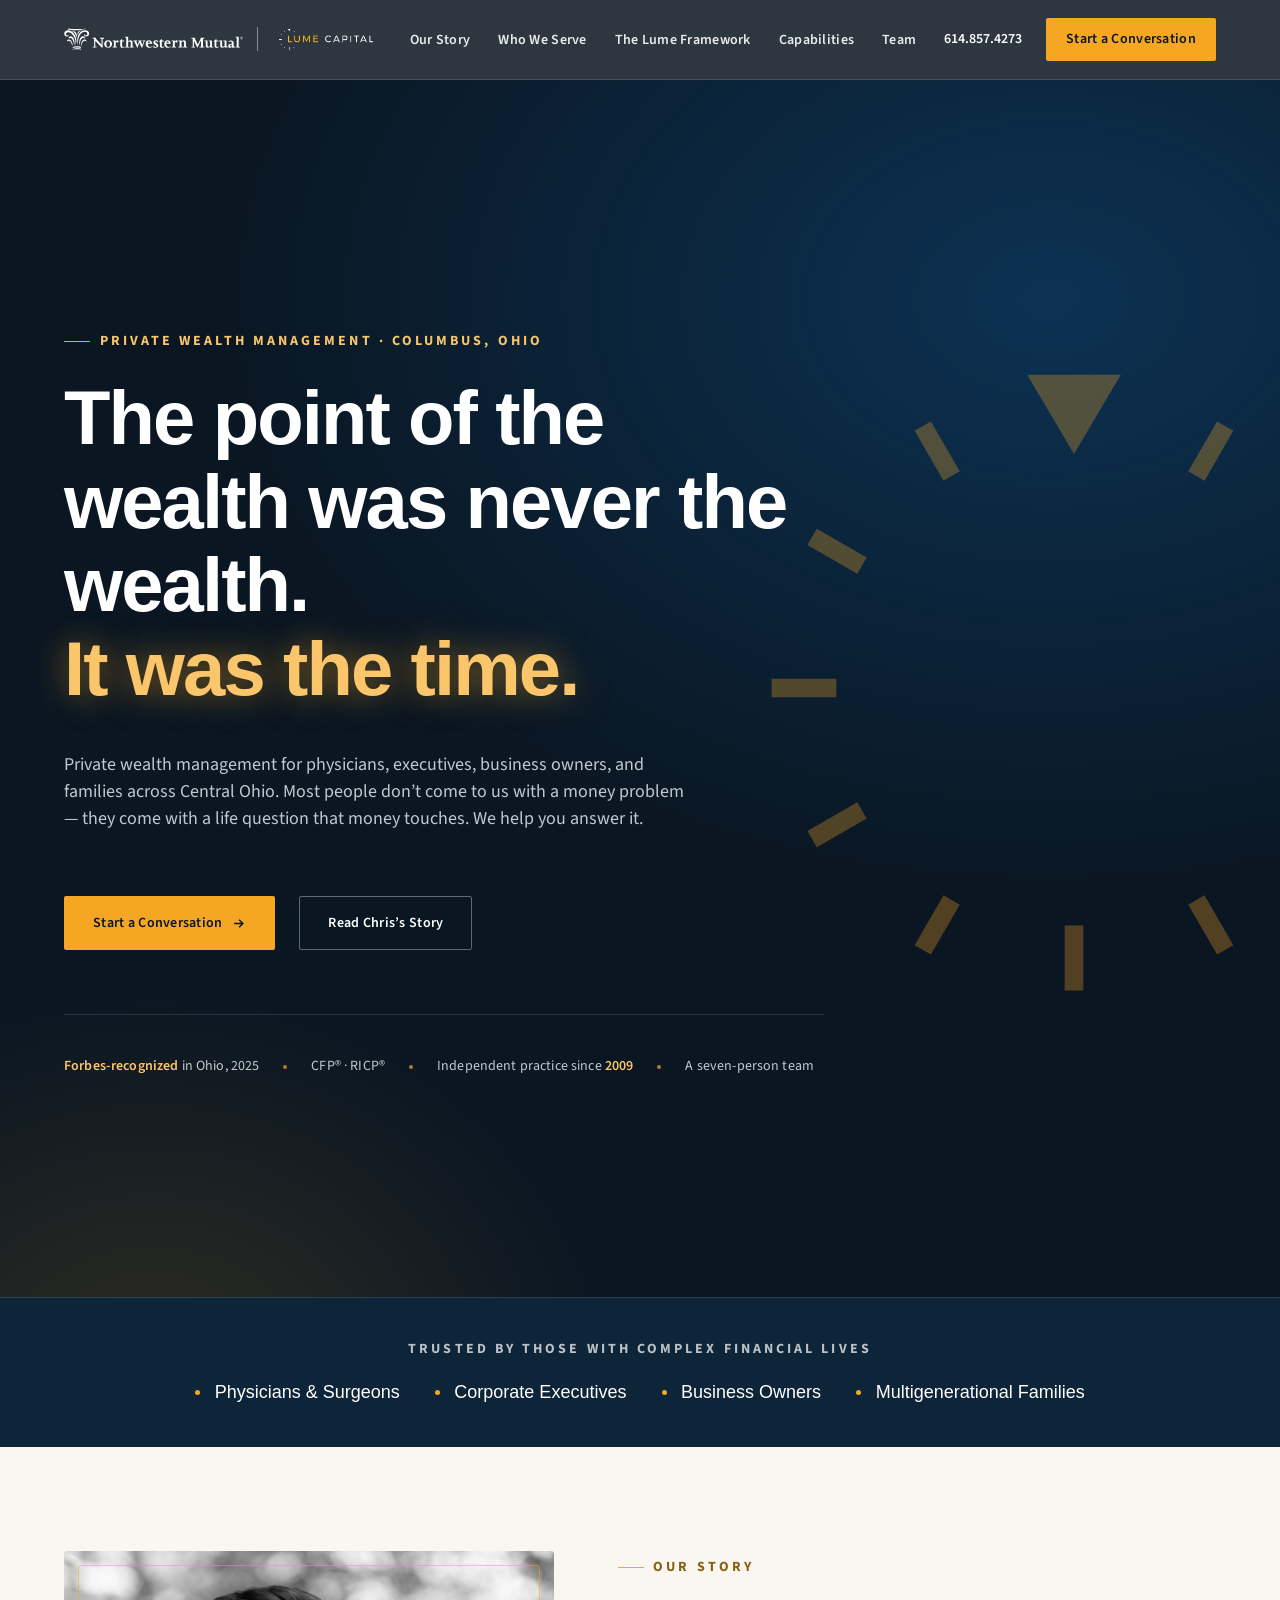
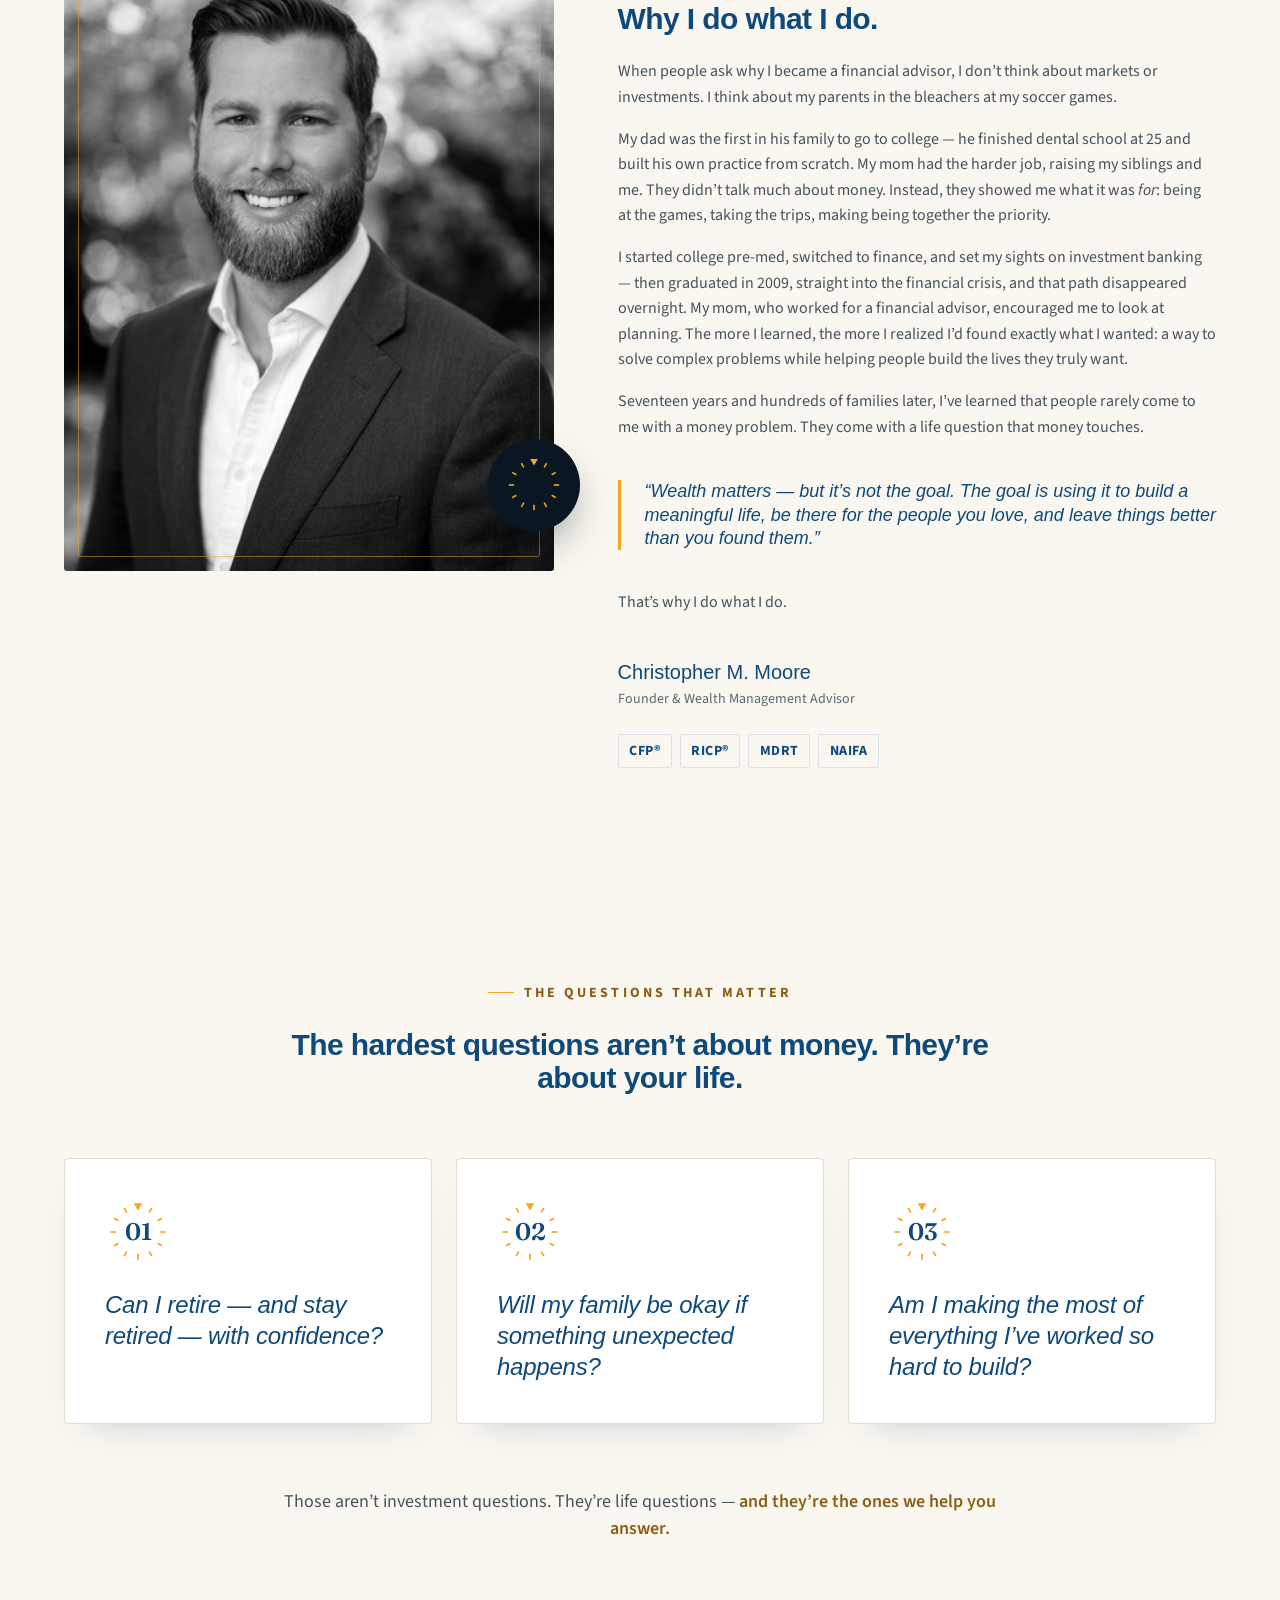
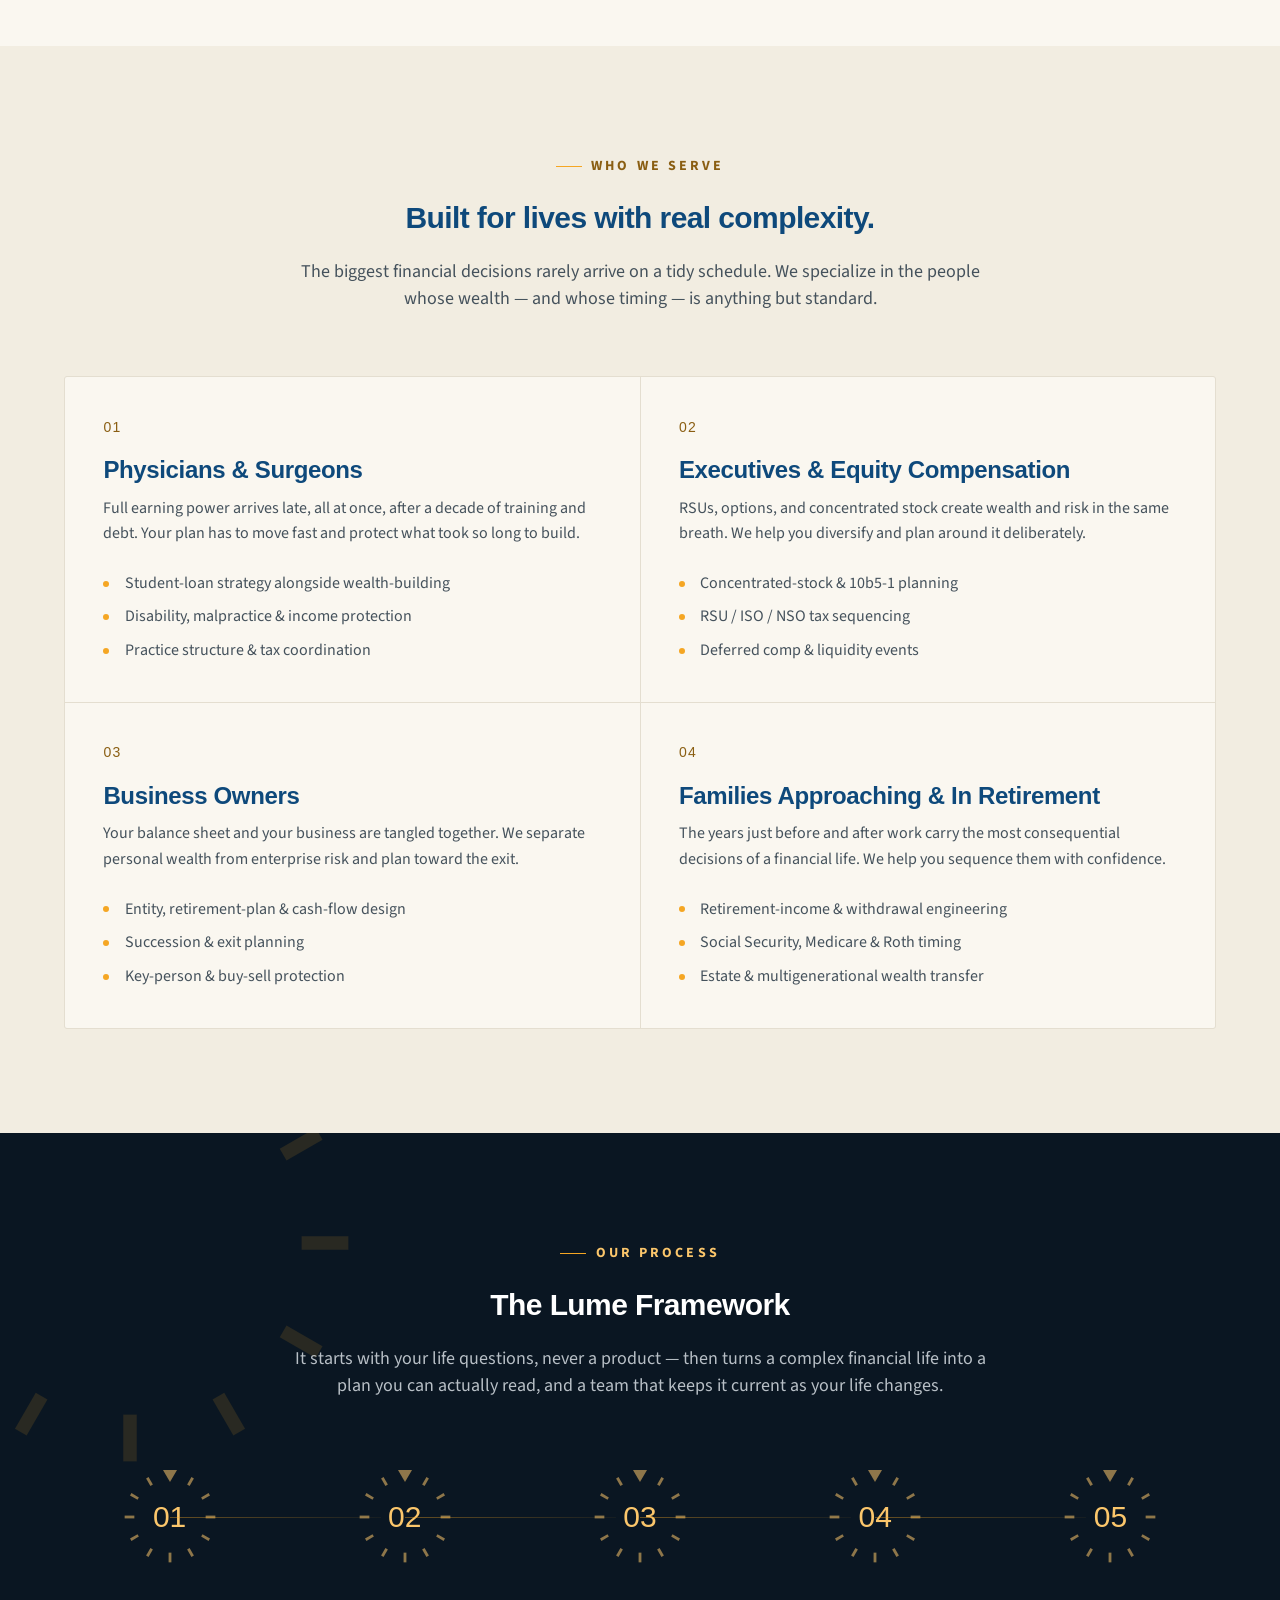
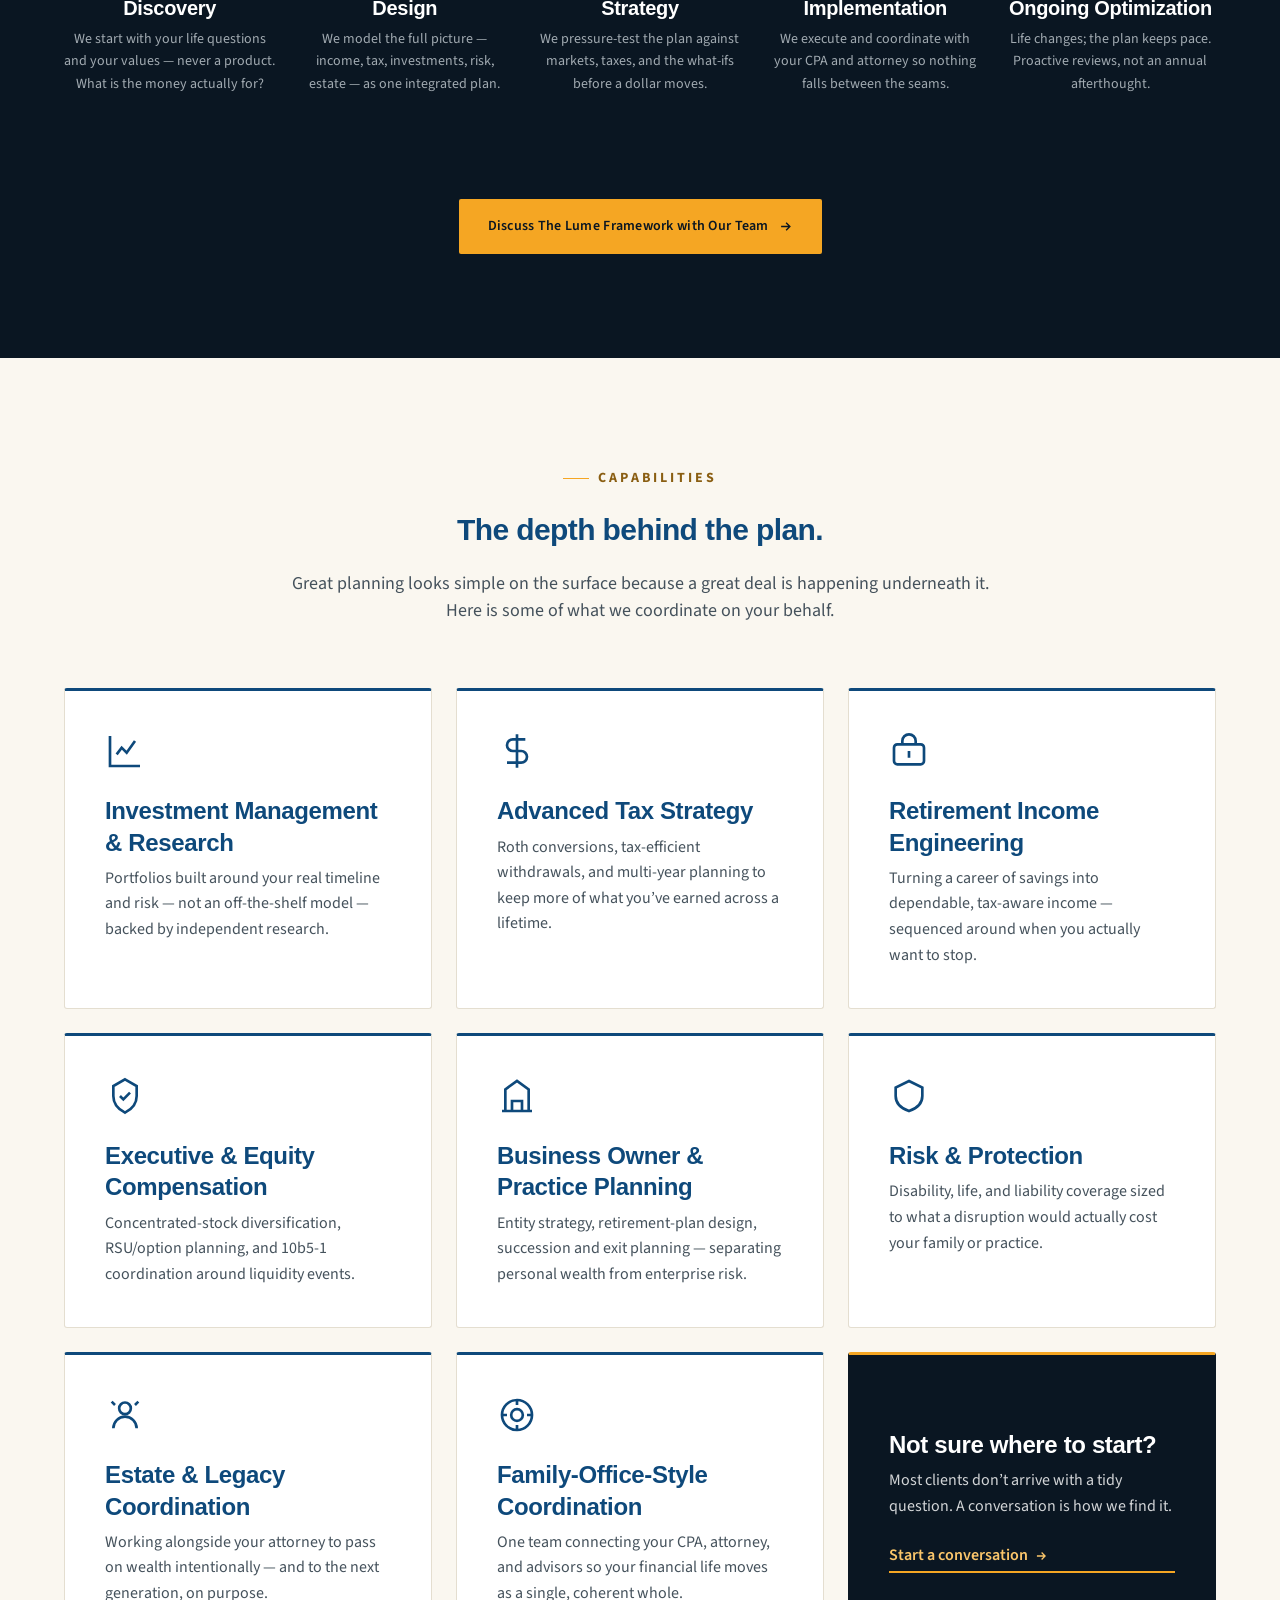
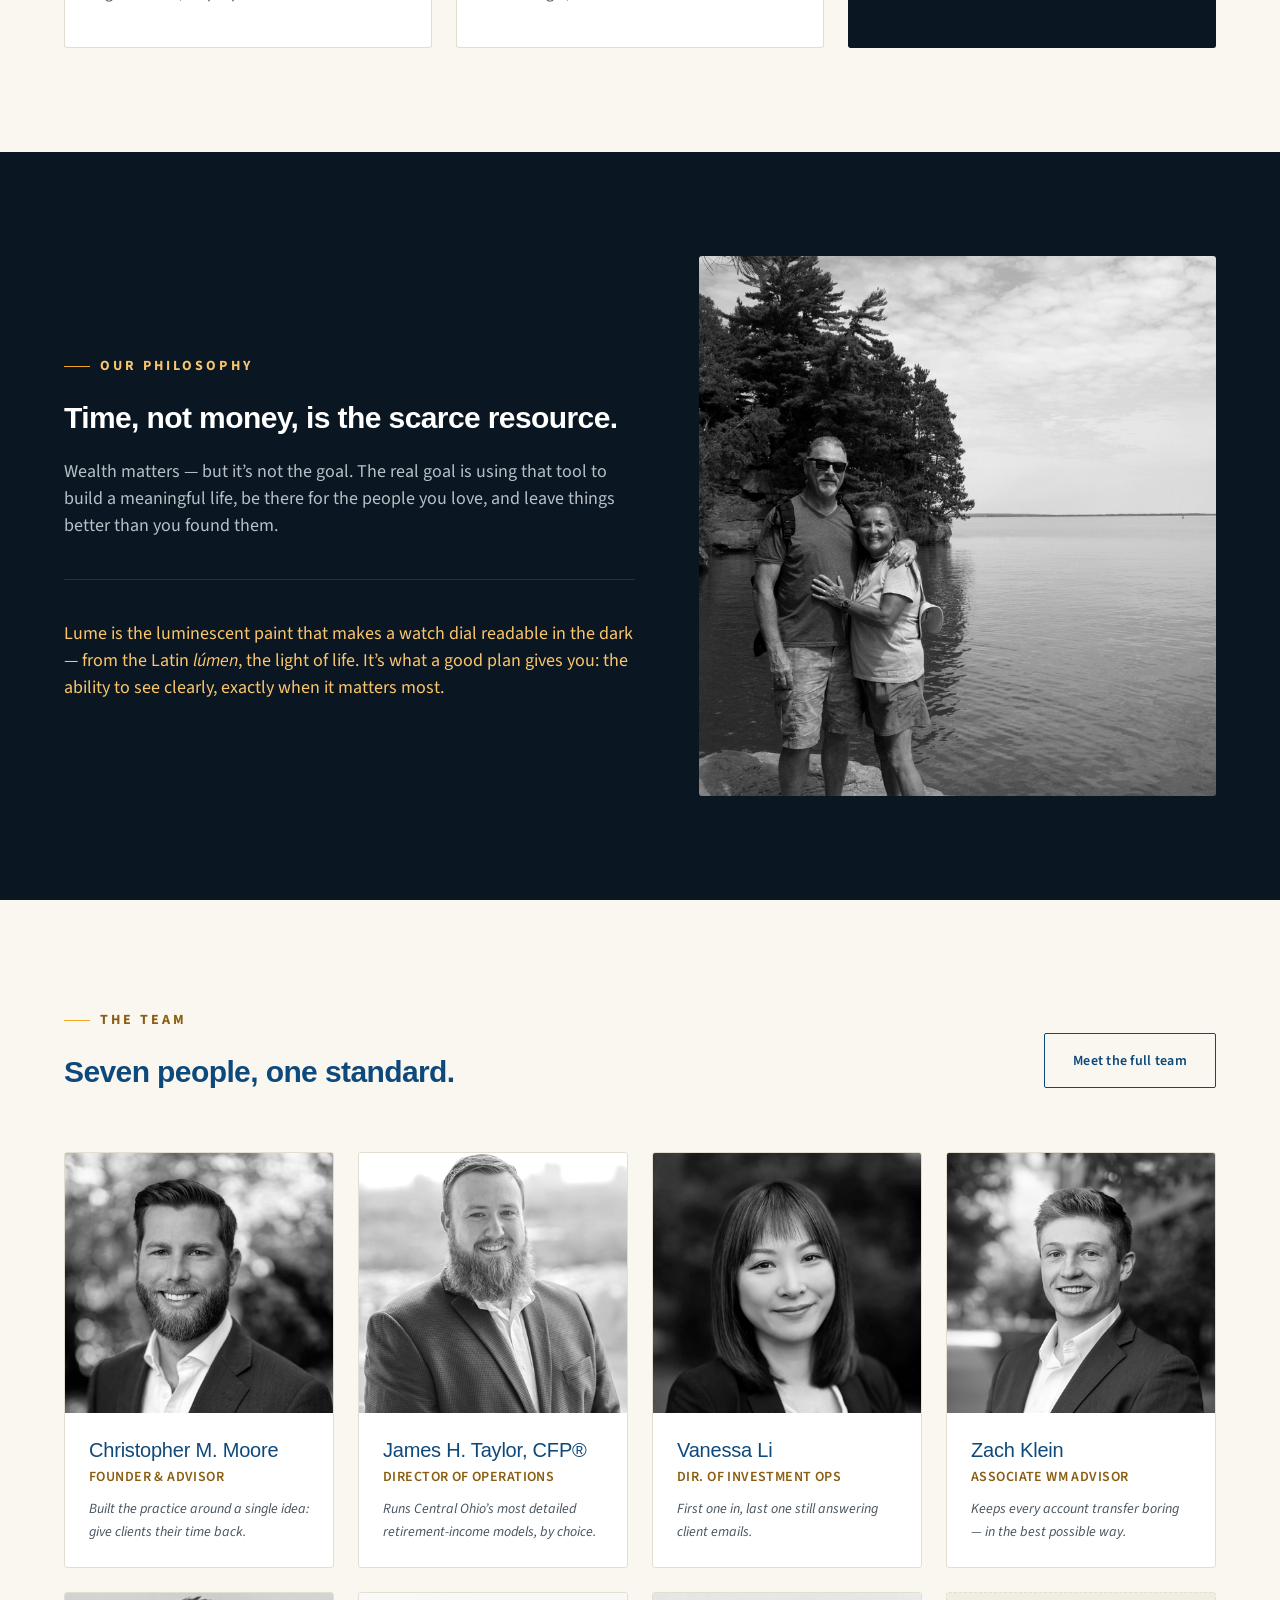
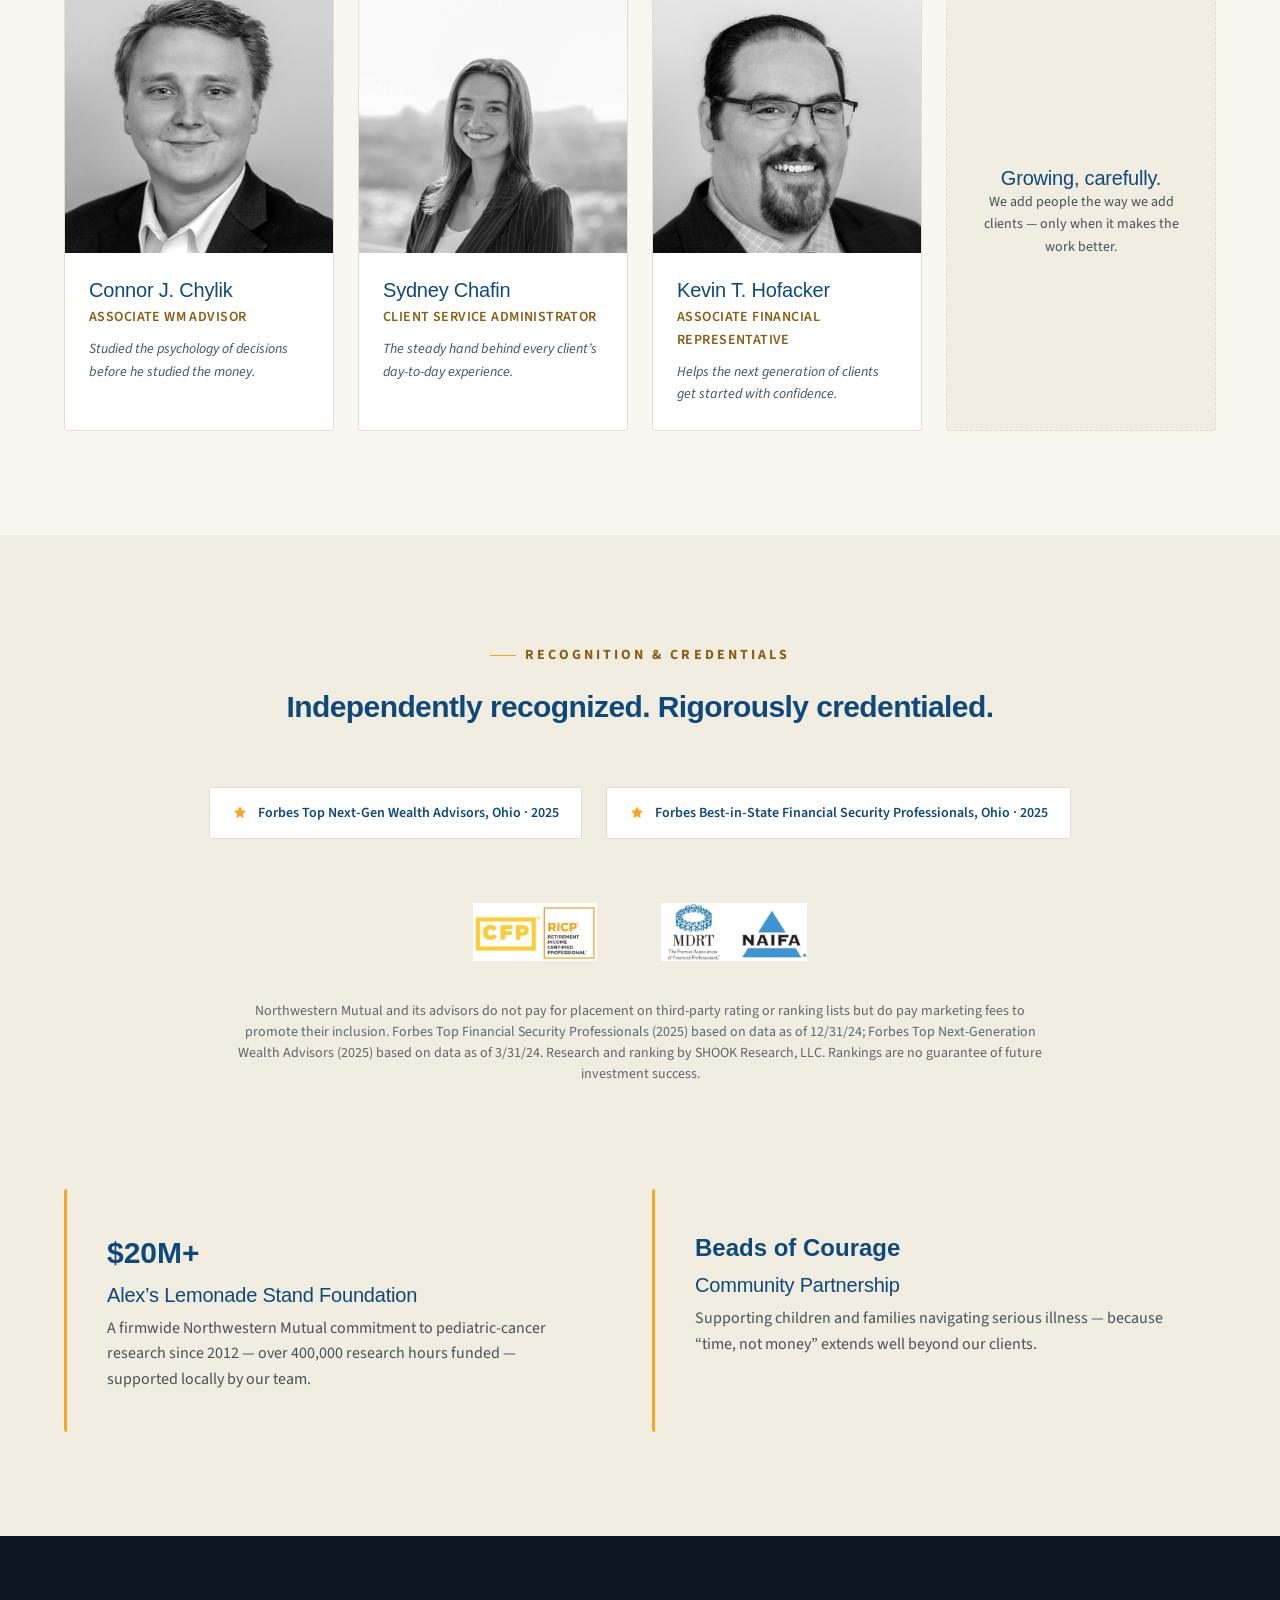
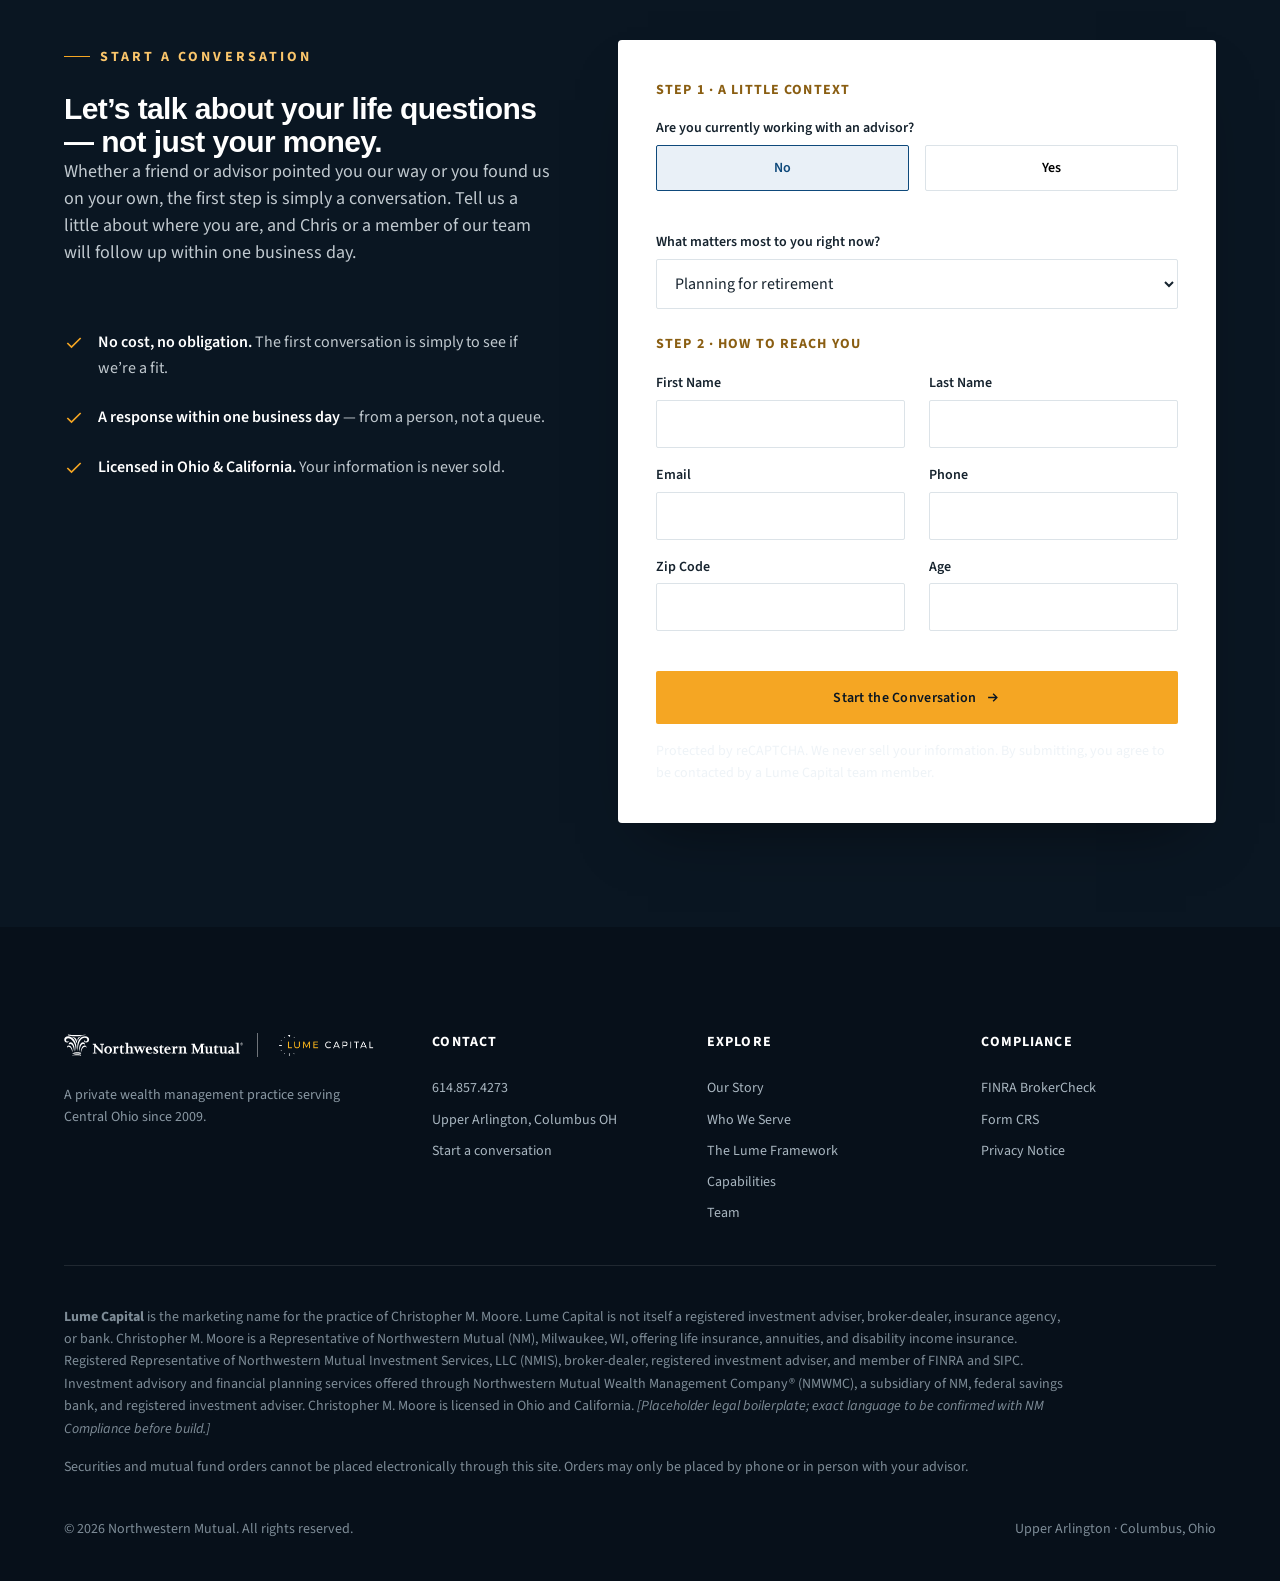
<file: index.html>
<!DOCTYPE html>
<html lang="en">
<head>
<meta charset="UTF-8">
<meta name="viewport" content="width=device-width, initial-scale=1.0">
<meta name="robots" content="noindex, nofollow">
<title>Lume Capital | Private Wealth Management &middot; Columbus, Ohio</title>
<meta name="description" content="Lume Capital is a private wealth management practice for physicians, executives, business owners, and families with complex financial lives. We manage the complexity so you can spend your time where it matters. Columbus, Ohio.">
<link rel="preconnect" href="https://fonts.googleapis.com">
<link rel="preconnect" href="https://fonts.gstatic.com" crossorigin>
<!-- PRIMARY typeface is Akzidenz-Grotesk (licensed: Berthold / Adobe Fonts). It heads the
     display stack below and must be supplied via a licensed webfont in production. In this
     local preview it falls back to Helvetica Neue / Arial (same grotesque lineage), so the
     layout previews faithfully. SECONDARY / body typeface is Source Sans 3 (Google Fonts).
     Fraunces (serif) is used only as a numeral accent inside the dial number badges. -->
<link href="https://fonts.googleapis.com/css2?family=Fraunces:opsz,wght@9..144,500;9..144,600&family=Source+Sans+3:wght@300;400;500;600;700&display=swap" rel="stylesheet">
<style>
  :root {
    /* === INK / NIGHT — the dark ground where the "lume" glows (reading a watch dial in the dark) === */
    --ink:        #0A1622;   /* near-black navy — hero + dark sections */
    --ink-2:      #0E2438;   /* raised panels on ink */
    --ink-line:   rgba(255,255,255,0.12);

    /* === NAVY — NM-derived anchor, headlines on light === */
    --navy:       #0E497B;
    --navy-deep:  #0A3860;
    --navy-tint:  #E9F0F7;

    /* === GOLD — the luminescent accent, sampled from the Lume mark === */
    --gold:       #F5A623;   /* warm dial-gold — accents, dials, button fills (not text on light) */
    --gold-soft:  #FBC66B;   /* gold text on the dark "ink" ground */
    --gold-deep:  #8A5E12;   /* WCAG-AA gold for small text on light (5.3:1 on --paper) */
    --glow:       rgba(245,166,35,0.55);

    /* === PAPER — warm bone instead of clinical white (more UHNW than pure #FFF) === */
    --paper:      #FAF7F0;
    --paper-2:    #F2EDE1;
    --surface:    #FFFFFF;

    /* === Neutrals / text === */
    --ink-text:   #16232E;   /* body on light */
    --slate:      #45525C;
    --slate-muted:#5C6870;   /* darkened for WCAG-AA (5.3:1 on --paper) */
    --line:       #E4DED0;   /* warm hairline */
    --line-cool:  #DCE3E8;

    /* === Type ===
       PRIMARY (display/headlines/brand): Akzidenz-Grotesk — licensed in production,
       falls back to Helvetica/Arial locally. SECONDARY (body): Source Sans 3. */
    --sans-display: 'Akzidenz-Grotesk', 'Akzidenz-Grotesk Pro', 'Akzidenz-Grotesk Next',
                    'Neue Haas Grotesk', 'Helvetica Neue', Helvetica, Arial, sans-serif;
    --sans:  'Source Sans 3', system-ui, sans-serif;
    --font-num: 'Fraunces', Georgia, 'Times New Roman', serif; /* numeral accent only */

    /* === Type scale (mobile-first; desktop sizes stepped up in the @media below) === */
    --text-hero:   clamp(2.5rem, 6vw, 4.75rem); /* hero display only: 40 → 76, fluid */
    --text-h1:     2rem;      /* 32 mobile / 40 desktop */
    --text-h2:     1.5rem;    /* 24 / 30 — also large display numerals */
    --text-h3:     1.25rem;   /* 20 / 24 — card & step titles, the questions */
    --text-h4:     1.125rem;  /* 18 / 20 — names, small subheads */
    --text-accent: 1.125rem;  /* 18 — leads, block quotes, accents */
    --text-body:   1rem;      /* 16 — body copy, inputs */
    --text-small:  0.875rem;  /* 14 — labels, captions, meta (smallest) */

    /* === Line-heights === */
    --leading-tight:   1.1;   /* h1 / h2 / display numerals */
    --leading-snug:    1.3;   /* h3 / h4 / block quotes */
    --leading-normal:  1.5;   /* leads / accents */
    --leading-relaxed: 1.6;   /* body / long-form */

    --tracking-wider: 0.22em;
    --tracking-wide:  0.08em;

    --space-xs: 0.5rem;
    --space-sm: 1rem;
    --space-md: 1.5rem;
    --space-lg: 2.5rem;
    --space-xl: 4rem;
    --space-2xl: 6.5rem;

    --maxw: 1200px;
  }

  /* Desktop type step-up — headings only; body / accent / small hold constant across devices */
  @media (min-width: 768px) {
    :root {
      --text-h1: 2.5rem;   /* 40 */
      --text-h2: 1.875rem; /* 30 */
      --text-h3: 1.5rem;   /* 24 */
      --text-h4: 1.25rem;  /* 20 */
    }
  }

  * { margin: 0; padding: 0; box-sizing: border-box; }

  html { scroll-behavior: smooth; }

  body {
    font-family: var(--sans);
    font-size: var(--text-body);
    color: var(--ink-text);
    background: var(--paper);
    line-height: var(--leading-relaxed);
    -webkit-font-smoothing: antialiased;
    text-rendering: optimizeLegibility;
  }

  img { max-width: 100%; display: block; }
  a { color: inherit; text-decoration: none; }

  .container { max-width: var(--maxw); margin: 0 auto; padding: 0 var(--space-md); }
  .narrow { max-width: 760px; }

  /* === Type scale === */
  h1, h2, h3, h4 { font-family: var(--sans-display); color: var(--navy); font-weight: 700; line-height: var(--leading-tight); }

  h1 { font-size: var(--text-h1); letter-spacing: -0.025em; }
  h2 { font-size: var(--text-h2); letter-spacing: -0.02em; }
  h3 { font-size: var(--text-h3); line-height: var(--leading-snug); letter-spacing: -0.015em; font-weight: 600; }
  h4 { font-size: var(--text-h4); line-height: var(--leading-snug); letter-spacing: -0.01em; font-weight: 600; }

  p { font-size: var(--text-body); color: var(--slate); }

  .lead {
    font-size: var(--text-accent);
    line-height: var(--leading-normal);
    color: var(--slate);
    font-weight: 400;
  }

  .eyebrow {
    font-family: var(--sans);
    font-size: var(--text-small);
    font-weight: 700;
    letter-spacing: var(--tracking-wider);
    text-transform: uppercase;
    color: var(--gold-deep);
    display: inline-flex;
    align-items: center;
    gap: 0.6rem;
    margin-bottom: var(--space-md);
  }
  .eyebrow::before {
    content: "";
    width: 26px; height: 1px;
    background: var(--gold);
  }
  .eyebrow.on-ink { color: var(--gold-soft); }

  .kicker-serif { font-family: var(--sans-display); font-weight: 600; color: var(--gold-deep); }

  /* === Buttons === */
  .btn {
    display: inline-flex;
    align-items: center;
    gap: 0.55rem;
    font-family: var(--sans);
    font-weight: 600;
    font-size: var(--text-small);
    letter-spacing: 0.02em;
    padding: 0.95rem 1.75rem;
    border-radius: 2px;
    border: 1px solid transparent;
    cursor: pointer;
    transition: transform .18s ease, background .18s ease, color .18s ease, box-shadow .18s ease;
  }
  .btn svg { width: 15px; height: 15px; transition: transform .18s ease; }
  .btn:hover svg { transform: translateX(3px); }

  .btn-gold { background: var(--gold); color: var(--ink); box-shadow: 0 0 0 rgba(245,166,35,0); }
  .btn-gold:hover { background: var(--gold-soft); transform: translateY(-2px); box-shadow: 0 12px 30px -8px var(--glow); }

  .btn-navy { background: var(--navy); color: #fff; }
  .btn-navy:hover { background: var(--navy-deep); transform: translateY(-2px); }

  .btn-outline { background: transparent; border-color: rgba(255,255,255,0.35); color: #fff; }
  .btn-outline:hover { border-color: var(--gold); color: var(--gold-soft); }

  .btn-outline-navy { background: transparent; border-color: var(--navy); color: var(--navy); }
  .btn-outline-navy:hover { background: var(--navy); color: #fff; }

  .textlink {
    font-weight: 600;
    color: var(--navy);
    display: inline-flex;
    align-items: center;
    gap: 0.4rem;
    border-bottom: 2px solid var(--gold);
    padding-bottom: 2px;
  }
  .textlink svg { width: 14px; height: 14px; transition: transform .18s ease; }
  .textlink:hover svg { transform: translateX(3px); }

  /* === Watch-dial motif ===
     Rebuilt to follow the Lume logo exactly: 12 bold hour ticks (cardinals slightly
     longer) with a filled triangle at the 12 marker. Defined once as <symbol id="lumeDial">
     at the top of <body> and referenced via <use>. Stroke weight is proportional to size,
     so it reads like the logo at any scale. Colored/opacity-tuned per instance via `color`. */
  .dial { display: block; }

  /* === Sections === */
  section { padding: var(--space-2xl) 0; }
  .section-head { max-width: 720px; margin-bottom: var(--space-xl); }
  .section-head.center { margin-inline: auto; text-align: center; }
  .section-head.center .eyebrow { justify-content: center; }
  .section-head .lead { margin-top: var(--space-md); }

  .ink-section { background: var(--ink); color: #EAF0F5; position: relative; overflow: hidden; }
  .ink-section h1, .ink-section h2, .ink-section h3 { color: #fff; }
  .ink-section p, .ink-section .lead { color: rgba(233,240,245,0.78); }

  /* ============================================================= NAV */
  header.site-nav {
    position: sticky; top: 0; z-index: 100;
    background: rgba(10,22,34,0.85);
    backdrop-filter: saturate(140%) blur(10px);
    border-bottom: 1px solid var(--ink-line);
  }
  nav {
    display: flex; align-items: center; justify-content: space-between;
    padding: 1.1rem var(--space-md);
    max-width: var(--maxw); margin: 0 auto;
  }
  /* LUME IS THE HERO. NM is a small, subordinate line beneath — not a co-equal lockup. */
  /* Co-brand lockup: Northwestern Mutual first, vertical divider, then Lume Capital —
     matched heights so neither mark dominates. Same order/scale on mobile and desktop. */
  .brand { display: flex; flex-direction: row; align-items: center; gap: 0.9rem; flex: none; }
  .brand .brand-nwm  { height: 22px; width: auto; max-width: none; }
  .brand .brand-lume { height: 28.6px; width: auto; max-width: none; } /* NWM baseline +30% */
  .brand .brand-divider { flex: none; width: 1px; height: 24px; background: rgba(255,255,255,0.42); }
  nav ul.nav-links { display: flex; gap: 1.75rem; list-style: none; flex: none; }
  nav ul.nav-links a {
    font-size: var(--text-small); font-weight: 600; color: rgba(255,255,255,0.9);
    letter-spacing: 0.02em; position: relative; padding: 0.25rem 0;
  }
  nav ul.nav-links a::after {
    content: ""; position: absolute; left: 0; bottom: -2px; width: 0; height: 1.5px;
    background: var(--gold); transition: width .2s ease;
  }
  nav ul.nav-links a:hover { color: #fff; }
  nav ul.nav-links a:hover::after { width: 100%; }
  .nav-cta { display: flex; align-items: center; gap: var(--space-md); flex: none; }
  .nav-phone { font-size: var(--text-small); font-weight: 600; color: #fff; white-space: nowrap; }
  .nav-cta .btn { padding: 0.6rem 1.2rem; font-size: var(--text-small); }
  .hamburger { display: none; background: none; border: none; cursor: pointer; }
  .hamburger svg { width: 26px; height: 26px; }

  .mobile-drawer { display: none; flex-direction: column; gap: var(--space-md); padding: var(--space-md); background: var(--ink); border-top: 1px solid var(--ink-line); }
  .mobile-drawer.open { display: flex; }
  .mobile-drawer ul { list-style: none; display: flex; flex-direction: column; gap: var(--space-sm); }
  .mobile-drawer a { font-size: var(--text-body); font-weight: 600; color: #fff; }
  .mobile-contact { display: flex; flex-direction: column; gap: var(--space-sm); padding-top: var(--space-sm); border-top: 1px solid var(--ink-line); }
  .mobile-contact .btn { text-align: center; justify-content: center; }

  @media (max-width: 940px) {
    nav ul.nav-links, .nav-cta { display: none; }
    .hamburger { display: block; }
  }
  /* Keep the two-logo lockup on one line next to the menu button on phones */
  @media (max-width: 560px) {
    .brand { gap: 0.6rem; }
    .brand .brand-nwm  { height: 18px; }
    .brand .brand-lume { height: 23.4px; } /* NWM baseline +30% */
    .brand .brand-divider { height: 24px; }
  }

  /* ============================================================= HERO (cinematic night) */
  .hero { position: relative; background: var(--ink); color: #fff; overflow: hidden; }
  /* Soft golden "lume" glow rising from lower-left, like light off a dial */
  .hero::before {
    content: ""; position: absolute; inset: 0;
    background:
      radial-gradient(120% 90% at 82% 18%, rgba(14,73,123,0.55) 0%, rgba(10,22,34,0) 55%),
      radial-gradient(60% 55% at 12% 108%, rgba(245,166,35,0.16) 0%, rgba(10,22,34,0) 60%);
    pointer-events: none;
  }
  /* Large faint watch dial bleeding off the right edge — the signature Lume motif */
  .hero-dial {
    position: absolute; top: 50%; right: -12%; transform: translateY(-50%);
    width: min(720px, 68vw); height: min(720px, 68vw);
    color: rgba(245,166,35,0.30);
    pointer-events: none; z-index: 0;
  }
  .hero-inner {
    position: relative; z-index: 1;
    max-width: var(--maxw); margin: 0 auto;
    padding: clamp(4.5rem, 11vw, 9rem) var(--space-md) clamp(4rem, 9vw, 8rem);
  }
  .hero-copy { max-width: 760px; }
  .hero h1 { font-size: var(--text-hero); color: #fff; }
  .hero h1 .glow { color: var(--gold-soft); text-shadow: 0 0 34px var(--glow); }
  .hero .lead { color: rgba(233,240,245,0.82); margin: var(--space-lg) 0 var(--space-xl); max-width: 620px; }
  .hero-cta-row { display: flex; align-items: center; gap: var(--space-md); flex-wrap: wrap; }
  .hero-trust {
    margin-top: var(--space-xl); padding-top: var(--space-lg);
    border-top: 1px solid var(--ink-line);
    display: flex; flex-wrap: wrap; align-items: center; gap: 0.7rem 1.5rem;
    font-size: var(--text-small); letter-spacing: 0.01em; color: rgba(233,240,245,0.82);
  }
  .hero-trust b { color: var(--gold-soft); font-weight: 600; }
  .hero-trust .dot { width: 4px; height: 4px; border-radius: 50%; background: var(--gold); opacity: .7; }

  /* ============================================================= PROOF / AUDIENCE STRIP */
  .proof { background: var(--ink-2); color: #fff; padding: var(--space-lg) 0; border-top: 1px solid var(--ink-line); }
  /* Label on its own centered line, then the four audiences on one aligned row below */
  .proof-inner { display: flex; flex-direction: column; align-items: center; gap: 1.1rem; text-align: center; }
  .proof-label { font-size: var(--text-small); letter-spacing: var(--tracking-wider); text-transform: uppercase; color: rgba(255,255,255,0.72); font-weight: 700; }
  .proof-items { display: flex; flex-wrap: wrap; justify-content: center; align-items: center; gap: 0.7rem 2.2rem; }
  .proof-item { font-family: var(--sans-display); font-size: var(--text-accent); color: #fff; font-weight: 500; display: inline-flex; align-items: center; gap: 0.9rem; }
  .proof-item::before { content: ""; width: 5px; height: 5px; border-radius: 50%; background: var(--gold); }

  /* ============================================================= STORY (Chris) */
  .story-grid { display: grid; grid-template-columns: 0.9fr 1.1fr; gap: clamp(2rem, 5vw, var(--space-2xl)); align-items: start; }
  .story-media { position: relative; }
  .story-media img { width: 100%; height: 620px; object-fit: cover; object-position: center 20%; border-radius: 3px; filter: grayscale(100%) contrast(1.03); }
  .story-media .story-frame {
    position: absolute; inset: 14px; border: 1px solid var(--gold); opacity: 0.5;
    border-radius: 3px; pointer-events: none;
  }
  .story-media .dial-badge {
    position: absolute; right: -26px; bottom: 40px; width: 92px; height: 92px;
    background: var(--ink); color: var(--gold); border-radius: 50%;
    display: grid; place-items: center; box-shadow: 0 18px 40px -12px rgba(10,22,34,0.5);
  }
  .story-media .dial-badge .dial { width: 60px; height: 60px; color: var(--gold); }
  .story blockquote {
    font-family: var(--sans-display); font-size: var(--text-accent); line-height: var(--leading-snug);
    font-style: italic; color: var(--navy); font-weight: 500; margin: var(--space-lg) 0;
    padding-left: var(--space-md); border-left: 3px solid var(--gold);
  }
  .story .sig { margin-top: var(--space-lg); }
  .story .sig .name { font-family: var(--sans-display); font-size: var(--text-h4); color: var(--navy); }
  .story .sig .role { font-size: var(--text-small); color: var(--slate-muted); }
  .story .credmarks { display: flex; gap: 0.5rem; flex-wrap: wrap; margin-top: var(--space-md); }
  .credmarks span {
    font-size: var(--text-small); font-weight: 700; letter-spacing: 0.04em; color: var(--navy);
    border: 1px solid var(--line-cool); padding: 0.3rem 0.65rem; border-radius: 2px;
  }

  /* ============================================================= WHO WE SERVE */
  .serve-grid { display: grid; grid-template-columns: repeat(2, 1fr); gap: 1px; background: var(--line); border: 1px solid var(--line); border-radius: 3px; overflow: hidden; }
  .serve-card { background: var(--paper); padding: clamp(1.75rem, 3vw, var(--space-lg)); transition: background .2s ease; }
  .serve-card:hover { background: var(--surface); }
  .serve-num { font-family: var(--sans-display); font-size: var(--text-small); color: var(--gold-deep); letter-spacing: 0.1em; }
  .serve-card h3 { margin: var(--space-sm) 0 0.65rem; }
  .serve-card p { font-size: var(--text-body); }
  .serve-card ul { list-style: none; margin-top: var(--space-md); display: flex; flex-direction: column; gap: 0.5rem; }
  .serve-card li { position: relative; padding-left: 1.35rem; font-size: var(--text-body); color: var(--slate); }
  .serve-card li::before { content: ""; position: absolute; left: 0; top: 0.62em; width: 6px; height: 6px; border-radius: 50%; background: var(--gold); }

  /* ============================================================= THE LUME BLUEPRINT (process) */
  .blueprint { position: relative; overflow: hidden; }
  .blueprint::before {
    content: ""; position: absolute; top: -20%; left: -8%; width: 480px; height: 480px;
    color: rgba(245,166,35,0.10); pointer-events: none;
  }
  .steps { display: grid; grid-template-columns: repeat(5, 1fr); gap: var(--space-md); margin-top: var(--space-xl); }
  .step { text-align: center; position: relative; }
  .step-ring { width: 108px; height: 108px; margin: 0 auto var(--space-md); position: relative; display: grid; place-items: center; }
  .step-ring .dial { width: 108px; height: 108px; color: rgba(251,198,107,0.55); position: absolute; inset: 0; }
  .step-ring .step-num { font-family: var(--sans-display); font-size: var(--text-h2); color: var(--gold-soft); font-weight: 500; }
  .step h3 { color: #fff; font-size: var(--text-h4); margin-bottom: 0.4rem; }
  .step p { font-size: var(--text-small); color: rgba(233,240,245,0.68); }
  /* connecting hairline between steps */
  .step:not(:last-child)::after {
    content: ""; position: absolute; top: 54px; right: -50%; width: 100%; height: 1px;
    background: linear-gradient(90deg, rgba(245,166,35,0.4), rgba(245,166,35,0.05)); z-index: 0;
  }
  .blueprint-cta { text-align: center; margin-top: var(--space-2xl); }

  /* ============================================================= CAPABILITIES (sophistication) */
  .cap-grid { display: grid; grid-template-columns: repeat(3, 1fr); gap: var(--space-md); }
  .cap-card {
    background: var(--surface); border: 1px solid var(--line);
    border-top: 3px solid var(--navy); border-radius: 3px;
    padding: var(--space-lg); transition: transform .18s ease, box-shadow .18s ease, border-color .18s ease;
  }
  .cap-card:hover { transform: translateY(-4px); box-shadow: 0 20px 40px -22px rgba(14,73,123,0.35); border-top-color: var(--gold); }
  .cap-card .cap-ico { width: 40px; height: 40px; color: var(--navy); margin-bottom: var(--space-md); }
  .cap-card .cap-ico svg { width: 100%; height: 100%; }
  .cap-card h3 { font-size: var(--text-h3); margin-bottom: 0.5rem; }
  .cap-card p { font-size: var(--text-body); }

  /* ============================================================= LIFE QUESTIONS BAND
     Contained "statement cards" — deliberately distinct from the Who We Serve grid:
     free-standing white cards with a solid navy number badge, the question as the
     dominant element, and a faint corner watch-dial for brand texture. */
  .q-grid { display: grid; grid-template-columns: repeat(3, 1fr); gap: var(--space-md); align-items: stretch; }
  .q-card {
    position: relative; overflow: hidden;
    background: var(--surface); border: 1px solid var(--line); border-radius: 4px;
    padding: var(--space-lg);
    box-shadow: 0 16px 36px -26px rgba(14,73,123,0.40);
    display: flex; flex-direction: column; gap: var(--space-md);
    transition: transform .18s ease, box-shadow .18s ease, border-color .18s ease;
  }
  .q-card:hover { transform: translateY(-4px); box-shadow: 0 26px 48px -24px rgba(14,73,123,0.45); border-color: var(--gold); }
  /* Number badge: the Lume dial forms the border, with a serif numeral accent inside. */
  .q-num { position: relative; flex: none; width: 66px; height: 66px; display: grid; place-items: center; }
  .q-num .dial { position: absolute; inset: 0; width: 66px; height: 66px; color: var(--gold); }
  .q-numtext {
    position: relative; z-index: 1;
    font-family: var(--font-num); font-size: var(--text-h3); font-weight: 600; line-height: 1;
    color: var(--navy); font-variant-numeric: lining-nums;
  }
  .q-text {
    position: relative; z-index: 1;
    font-family: var(--sans-display); font-size: var(--text-h3); font-style: italic;
    line-height: var(--leading-snug); color: var(--navy); font-weight: 500; letter-spacing: -0.01em;
  }
  .q-close { max-width: 760px; margin: var(--space-xl) auto 0; text-align: center; font-size: var(--text-accent); line-height: var(--leading-normal); color: var(--slate); }
  .q-close b { color: var(--gold-deep); font-weight: 600; }

  /* ============================================================= PHILOSOPHY (time not money) */
  .philo-grid { display: grid; grid-template-columns: 1.05fr 0.95fr; gap: clamp(2rem,5vw,var(--space-2xl)); align-items: center; }
  .philo-media { position: relative; }
  .philo-media img { width: 100%; height: 540px; object-fit: cover; border-radius: 3px; filter: grayscale(100%) contrast(1.03); }
  /* Philosophy uses only two type styles: the h2 headline and the .lead body.
     The thesis line is the same .lead style, accented in gold with a divider rule. */
  .philo .lead { margin-top: var(--space-md); }
  .ink-section .philo-thesis {
    color: var(--gold-soft); margin-top: var(--space-lg); padding-top: var(--space-lg);
    border-top: 1px solid var(--ink-line);
  }

  /* ============================================================= TEAM */
  .team-lead { display: grid; grid-template-columns: 1fr auto; gap: var(--space-lg); align-items: end; margin-bottom: var(--space-xl); }
  .team-grid { display: grid; grid-template-columns: repeat(4, 1fr); gap: var(--space-md); }
  .team-card { background: var(--surface); border: 1px solid var(--line); border-radius: 3px; overflow: hidden; transition: box-shadow .18s ease, transform .18s ease; }
  .team-card:hover { transform: translateY(-3px); box-shadow: 0 18px 36px -22px rgba(14,73,123,0.3); }
  /* Consistent editorial black-and-white team wall (per brand direction) */
  .team-card img { width: 100%; height: 260px; object-fit: cover; object-position: center top; filter: grayscale(100%) contrast(1.03); transition: filter .3s ease; }
  .team-card:hover img { filter: grayscale(100%) contrast(1.03) brightness(1.05); }
  .team-info { padding: var(--space-md); }
  .team-info h4 { font-family: var(--sans-display); font-size: var(--text-h4); color: var(--navy); font-weight: 500; }
  .team-role { font-size: var(--text-small); color: var(--gold-deep); font-weight: 600; letter-spacing: 0.03em; text-transform: uppercase; margin: 0.2rem 0 0.6rem; }
  .team-note { font-size: var(--text-small); color: var(--slate); font-style: italic; }
  .team-cta { text-align: center; margin-top: var(--space-xl); }

  /* ============================================================= RECOGNITION / COMMUNITY */
  .rec-strip { display: flex; gap: var(--space-md); flex-wrap: wrap; justify-content: center; margin-top: var(--space-lg); }
  .rec-pill {
    background: var(--surface); border: 1px solid var(--line); border-radius: 2px;
    padding: 0.85rem 1.4rem; font-size: var(--text-small); font-weight: 600; color: var(--navy);
    display: inline-flex; align-items: center; gap: 0.6rem;
  }
  .rec-pill svg { width: 16px; height: 16px; color: var(--gold); }
  .badge-row { display: flex; align-items: center; justify-content: center; gap: var(--space-xl); flex-wrap: wrap; padding: var(--space-xl) 0 var(--space-sm); }
  .badge-row img { height: 58px; width: auto; object-fit: contain; }
  .disclosure { font-size: var(--text-small); color: var(--slate-muted); max-width: 820px; margin: var(--space-md) auto 0; text-align: center; line-height: var(--leading-normal); }

  .community-grid { display: grid; grid-template-columns: 1fr 1fr; gap: var(--space-md); margin-top: var(--space-2xl); }
  .community-card { background: var(--paper-2); border-radius: 3px; padding: var(--space-lg); border-left: 3px solid var(--gold); }
  .community-card .c-stat { font-family: var(--sans-display); font-size: var(--text-h2); color: var(--navy); font-weight: 600; }
  .community-card h4 { font-family: var(--sans-display); color: var(--navy); font-size: var(--text-h4); font-weight: 500; margin: 0.3rem 0 0.5rem; }
  .community-card p { font-size: var(--text-body); }

  /* ============================================================= CONTACT */
  .contact-grid { display: grid; grid-template-columns: 0.9fr 1.1fr; gap: clamp(2rem,5vw,var(--space-2xl)); align-items: start; }
  .contact-copy .lead { color: rgba(233,240,245,0.82); }
  .contact-assure { margin-top: var(--space-xl); display: flex; flex-direction: column; gap: var(--space-md); }
  .assure-item { display: flex; gap: 0.85rem; align-items: flex-start; }
  .assure-item svg { width: 20px; height: 20px; color: var(--gold); flex: none; margin-top: 3px; }
  .assure-item span { font-size: var(--text-body); color: rgba(233,240,245,0.82); }
  .assure-item b { color: #fff; font-weight: 600; }

  .form-panel { background: var(--surface); border-radius: 4px; padding: clamp(1.75rem, 3vw, var(--space-xl)); color: var(--ink-text); box-shadow: 0 30px 60px -30px rgba(0,0,0,0.5); }
  .form-step { font-size: var(--text-small); font-weight: 700; letter-spacing: var(--tracking-wide); text-transform: uppercase; color: var(--gold-deep); margin-bottom: var(--space-sm); }
  .toggle-group { display: flex; gap: var(--space-sm); margin-bottom: var(--space-lg); }
  .toggle-group button { flex: 1; padding: 0.75rem; border: 1px solid var(--line-cool); background: #fff; border-radius: 2px; font-family: var(--sans); font-weight: 600; font-size: var(--text-small); cursor: pointer; transition: all .15s ease; }
  .toggle-group button.active { border-color: var(--navy); background: var(--navy-tint); color: var(--navy); }
  .form-grid { display: grid; grid-template-columns: 1fr 1fr; gap: var(--space-sm) var(--space-md); margin-bottom: var(--space-md); }
  .form-grid .full { grid-column: 1 / -1; }
  label { display: block; font-size: var(--text-small); font-weight: 600; margin-bottom: 0.35rem; color: var(--ink-text); }
  input, select { width: 100%; padding: 0.75rem 0.85rem; border: 1px solid var(--line-cool); border-radius: 2px; font-family: var(--sans); font-size: var(--text-body); background: #fff; color: var(--ink-text); }
  input:focus, select:focus { outline: 2px solid var(--navy); outline-offset: 1px; }
  .form-panel .btn { width: 100%; justify-content: center; margin-top: var(--space-sm); }
  .form-privacy { font-size: var(--text-small); color: var(--slate-muted); margin-top: var(--space-sm); }

  /* ============================================================= FOOTER */
  footer { background: #07101A; color: #A9B6C0; padding: var(--space-2xl) 0 var(--space-lg); }
  .footer-top { display: grid; grid-template-columns: 1.4fr 1fr 1fr 1fr; gap: var(--space-lg); padding-bottom: var(--space-lg); border-bottom: 1px solid rgba(255,255,255,0.1); }
  .footer-brand .brand { margin-bottom: var(--space-md); }
  .footer-brand p { font-size: var(--text-small); color: #8A98A3; max-width: 280px; }
  .footer-col h5 { font-family: var(--sans); color: #fff; font-size: var(--text-small); letter-spacing: var(--tracking-wide); text-transform: uppercase; margin-bottom: var(--space-md); }
  .footer-col ul { list-style: none; display: flex; flex-direction: column; gap: 0.55rem; }
  .footer-col a, .footer-col li { font-size: var(--text-small); color: #A9B6C0; }
  .footer-col a:hover { color: var(--gold-soft); }
  .footer-legal { font-size: var(--text-small); line-height: var(--leading-relaxed); color: #7E8C97; max-width: 1000px; margin-top: var(--space-lg); }
  .footer-legal p { color: #7E8C97; font-size: var(--text-small); margin-bottom: var(--space-sm); }
  .footer-legal a { text-decoration: underline; }
  .footer-bottom { display: flex; justify-content: space-between; align-items: center; margin-top: var(--space-lg); font-size: var(--text-small); color: #7E8C97; flex-wrap: wrap; gap: var(--space-sm); }

  /* ============================================================= REVEAL ANIMATION */
  .reveal { opacity: 0; transform: translateY(22px); transition: opacity .7s ease, transform .7s ease; }
  .reveal.in { opacity: 1; transform: none; }
  @media (prefers-reduced-motion: reduce) { .reveal { opacity: 1; transform: none; transition: none; } html { scroll-behavior: auto; } }

  /* ============================================================= RESPONSIVE */
  @media (max-width: 940px) {
    .story-grid, .philo-grid, .contact-grid { grid-template-columns: 1fr; }
    .story-media { order: -1; }
    .story-media img { height: 440px; }
    .steps { grid-template-columns: 1fr 1fr; gap: var(--space-lg); }
    .step:not(:last-child)::after { display: none; }
    .cap-grid { grid-template-columns: 1fr 1fr; }
    .team-grid { grid-template-columns: 1fr 1fr; }
    .footer-top { grid-template-columns: 1fr 1fr; }
    .philo-media { order: -1; }
    .philo-media img { height: 340px; }
  }
  @media (max-width: 620px) {
    .serve-grid, .cap-grid, .community-grid, .team-grid, .form-grid, .steps, .q-grid { grid-template-columns: 1fr; }
    /* Hero trust line: stacked and centered */
    .hero-trust { flex-direction: column; align-items: center; text-align: center; gap: 0.55rem; }
    .hero-trust .dot { display: none; }
    /* Audience strip: left-aligned vertical stack */
    .proof-inner { align-items: flex-start; text-align: left; }
    .proof-items { flex-direction: column; align-items: flex-start; gap: 0.7rem; }
    /* Team header + CTA stack instead of smooshing side by side */
    .team-lead { grid-template-columns: 1fr; gap: var(--space-md); align-items: start; justify-items: start; }
    .story-media .dial-badge { right: 14px; bottom: 14px; }
    section { padding: var(--space-xl) 0; }
  }
</style>
</head>
<body>

<!-- ===================================================== LUME DIAL (reusable symbol)
     Follows the logo mark: 12 hour ticks (cardinals slightly longer) + 12 o'clock triangle. -->
<svg width="0" height="0" style="position:absolute;pointer-events:none;" aria-hidden="true" focusable="false">
  <symbol id="lumeDial" viewBox="0 0 100 100">
    <polygon points="43.5,6.5 56.5,6.5 50,17.5" fill="currentColor"/>
    <g stroke="currentColor" stroke-width="2.6" fill="none">
      <line x1="50" y1="8" x2="50" y2="16" transform="rotate(30 50 50)"/>
      <line x1="50" y1="8" x2="50" y2="16" transform="rotate(60 50 50)"/>
      <line x1="50" y1="8" x2="50" y2="17" transform="rotate(90 50 50)"/>
      <line x1="50" y1="8" x2="50" y2="16" transform="rotate(120 50 50)"/>
      <line x1="50" y1="8" x2="50" y2="16" transform="rotate(150 50 50)"/>
      <line x1="50" y1="8" x2="50" y2="17" transform="rotate(180 50 50)"/>
      <line x1="50" y1="8" x2="50" y2="16" transform="rotate(210 50 50)"/>
      <line x1="50" y1="8" x2="50" y2="16" transform="rotate(240 50 50)"/>
      <line x1="50" y1="8" x2="50" y2="17" transform="rotate(270 50 50)"/>
      <line x1="50" y1="8" x2="50" y2="16" transform="rotate(300 50 50)"/>
      <line x1="50" y1="8" x2="50" y2="16" transform="rotate(330 50 50)"/>
    </g>
  </symbol>
</svg>

<header class="site-nav">
  <nav aria-label="Primary">
    <a href="#top" class="brand" aria-label="Northwestern Mutual, Lume Capital">
      <img src="nwm-logo-horizontal-white.svg" alt="Northwestern Mutual" class="brand-nwm">
      <span class="brand-divider" aria-hidden="true"></span>
      <img src="PNG/2_LumeCapital_FullColor_Reverse_Horizontal.png" alt="Lume Capital" class="brand-lume">
    </a>
    <ul class="nav-links">
      <li><a href="#story">Our Story</a></li>
      <li><a href="#serve">Who We Serve</a></li>
      <li><a href="#framework">The Lume Framework</a></li>
      <li><a href="#capabilities">Capabilities</a></li>
      <li><a href="#team">Team</a></li>
    </ul>
    <div class="nav-cta">
      <span class="nav-phone">614.857.4273</span>
      <a href="#contact" class="btn btn-gold">Start a Conversation</a>
    </div>
    <button class="hamburger" aria-label="Open menu" aria-expanded="false" aria-controls="mobileDrawer" id="hamburgerBtn">
      <svg viewBox="0 0 24 24" fill="none" stroke="#FFFFFF" stroke-width="2"><line x1="3" y1="6" x2="21" y2="6"/><line x1="3" y1="12" x2="21" y2="12"/><line x1="3" y1="18" x2="21" y2="18"/></svg>
    </button>
  </nav>
  <div class="mobile-drawer" id="mobileDrawer">
    <ul>
      <li><a href="#story">Our Story</a></li>
      <li><a href="#serve">Who We Serve</a></li>
      <li><a href="#framework">The Lume Framework</a></li>
      <li><a href="#capabilities">Capabilities</a></li>
      <li><a href="#team">Team</a></li>
    </ul>
    <div class="mobile-contact">
      <span class="nav-phone">614.857.4273</span>
      <a href="#contact" class="btn btn-gold">Start a Conversation</a>
    </div>
  </div>
</header>

<main id="top">

  <!-- ===================================================== HERO -->
  <section class="hero">
    <!-- signature watch-dial motif, bleeding off the right edge -->
    <svg class="hero-dial" aria-hidden="true"><use href="#lumeDial"/></svg>
    <div class="hero-inner">
      <div class="hero-copy">
        <span class="eyebrow on-ink">Private Wealth Management &middot; Columbus, Ohio</span>
        <h1>The point of the wealth was never the wealth.<br><span class="glow">It was the time.</span></h1>
        <p class="lead">Private wealth management for physicians, executives, business owners, and families across Central Ohio. Most people don&rsquo;t come to us with a money problem &mdash; they come with a life question that money touches. We help you answer it.</p>
        <div class="hero-cta-row">
          <a href="#contact" class="btn btn-gold">Start a Conversation
            <svg viewBox="0 0 24 24" fill="none" stroke="currentColor" stroke-width="2.2"><path d="M5 12h14M13 6l6 6-6 6"/></svg>
          </a>
          <a href="#story" class="btn btn-outline">Read Chris&rsquo;s Story</a>
        </div>
        <div class="hero-trust">
          <span><b>Forbes-recognized</b> in Ohio, 2025</span>
          <span class="dot" aria-hidden="true"></span>
          <span>CFP&reg; &middot; RICP&reg;</span>
          <span class="dot" aria-hidden="true"></span>
          <span>Independent practice since <b>2009</b></span>
          <span class="dot" aria-hidden="true"></span>
          <span>A seven-person team</span>
        </div>
      </div>
    </div>
  </section>

  <!-- ===================================================== PROOF / AUDIENCE -->
  <div class="proof">
    <div class="container proof-inner">
      <span class="proof-label">Trusted by those with complex financial lives</span>
      <div class="proof-items">
        <span class="proof-item">Physicians &amp; Surgeons</span>
        <span class="proof-item">Corporate Executives</span>
        <span class="proof-item">Business Owners</span>
        <span class="proof-item">Multigenerational Families</span>
      </div>
    </div>
  </div>

  <!-- ===================================================== STORY (Chris) -->
  <section id="story" class="story">
    <div class="container">
      <div class="story-grid">
        <div class="story-media reveal">
          <img src="chris-moore-pic.jpg" alt="Christopher M. Moore, founder of Lume Capital, in the firm's Columbus office">
          <span class="story-frame" aria-hidden="true"></span>
          <span class="dial-badge" aria-hidden="true">
            <svg class="dial"><use href="#lumeDial"/></svg>
          </span>
        </div>
        <div class="story-copy reveal">
          <span class="eyebrow">Our Story</span>
          <h2>Why I do what I&nbsp;do.</h2>
          <p style="margin-top:var(--space-md);">When people ask why I became a financial advisor, I don&rsquo;t think about markets or investments. I think about my parents in the bleachers at my soccer games.</p>
          <p style="margin-top:var(--space-sm);">My dad was the first in his family to go to college &mdash; he finished dental school at 25 and built his own practice from scratch. My mom had the harder job, raising my siblings and me. They didn&rsquo;t talk much about money. Instead, they showed me what it was <em>for</em>: being at the games, taking the trips, making being together the priority.</p>
          <p style="margin-top:var(--space-sm);">I started college pre-med, switched to finance, and set my sights on investment banking &mdash; then graduated in 2009, straight into the financial crisis, and that path disappeared overnight. My mom, who worked for a financial advisor, encouraged me to look at planning. The more I learned, the more I realized I&rsquo;d found exactly what I wanted: a way to solve complex problems while helping people build the lives they truly want.</p>
          <p style="margin-top:var(--space-sm);">Seventeen years and hundreds of families later, I&rsquo;ve learned that people rarely come to me with a money problem. They come with a life question that money touches.</p>
          <blockquote>&ldquo;Wealth matters &mdash; but it&rsquo;s not the goal. The goal is using it to build a meaningful life, be there for the people you love, and leave things better than you found them.&rdquo;</blockquote>
          <p>That&rsquo;s why I do what I do.</p>
          <div class="sig">
            <div class="name">Christopher M. Moore</div>
            <div class="role">Founder &amp; Wealth Management Advisor</div>
            <div class="credmarks"><span>CFP&reg;</span><span>RICP&reg;</span><span>MDRT</span><span>NAIFA</span></div>
          </div>
        </div>
      </div>
    </div>
  </section>

  <!-- ===================================================== LIFE QUESTIONS -->
  <section id="questions" style="background:var(--cream);">
    <div class="container">
      <div class="section-head center reveal">
        <span class="eyebrow">The Questions That Matter</span>
        <h2>The hardest questions aren&rsquo;t about money. They&rsquo;re about your&nbsp;life.</h2>
      </div>
      <div class="q-grid reveal">
        <div class="q-card">
          <span class="q-num"><svg class="dial" aria-hidden="true"><use href="#lumeDial"/></svg><span class="q-numtext">01</span></span>
          <p class="q-text">Can I retire &mdash; and stay retired &mdash; with confidence?</p>
        </div>
        <div class="q-card">
          <span class="q-num"><svg class="dial" aria-hidden="true"><use href="#lumeDial"/></svg><span class="q-numtext">02</span></span>
          <p class="q-text">Will my family be okay if something unexpected happens?</p>
        </div>
        <div class="q-card">
          <span class="q-num"><svg class="dial" aria-hidden="true"><use href="#lumeDial"/></svg><span class="q-numtext">03</span></span>
          <p class="q-text">Am I making the most of everything I&rsquo;ve worked so hard to build?</p>
        </div>
      </div>
      <p class="q-close reveal">Those aren&rsquo;t investment questions. They&rsquo;re life questions &mdash; <b>and they&rsquo;re the ones we help you answer.</b></p>
    </div>
  </section>

  <!-- ===================================================== WHO WE SERVE -->
  <section id="serve" style="background:var(--paper-2);">
    <div class="container">
      <div class="section-head center reveal">
        <span class="eyebrow">Who We Serve</span>
        <h2>Built for lives with real complexity.</h2>
        <p class="lead">The biggest financial decisions rarely arrive on a tidy schedule. We specialize in the people whose wealth &mdash; and whose timing &mdash; is anything but standard.</p>
      </div>
      <div class="serve-grid reveal">
        <article class="serve-card">
          <div class="serve-num">01</div>
          <h3>Physicians &amp; Surgeons</h3>
          <p>Full earning power arrives late, all at once, after a decade of training and debt. Your plan has to move fast and protect what took so long to build.</p>
          <ul>
            <li>Student-loan strategy alongside wealth-building</li>
            <li>Disability, malpractice &amp; income protection</li>
            <li>Practice structure &amp; tax coordination</li>
          </ul>
        </article>
        <article class="serve-card">
          <div class="serve-num">02</div>
          <h3>Executives &amp; Equity Compensation</h3>
          <p>RSUs, options, and concentrated stock create wealth and risk in the same breath. We help you diversify and plan around it deliberately.</p>
          <ul>
            <li>Concentrated-stock &amp; 10b5-1 planning</li>
            <li>RSU / ISO / NSO tax sequencing</li>
            <li>Deferred comp &amp; liquidity events</li>
          </ul>
        </article>
        <article class="serve-card">
          <div class="serve-num">03</div>
          <h3>Business Owners</h3>
          <p>Your balance sheet and your business are tangled together. We separate personal wealth from enterprise risk and plan toward the exit.</p>
          <ul>
            <li>Entity, retirement-plan &amp; cash-flow design</li>
            <li>Succession &amp; exit planning</li>
            <li>Key-person &amp; buy-sell protection</li>
          </ul>
        </article>
        <article class="serve-card">
          <div class="serve-num">04</div>
          <h3>Families Approaching &amp; In Retirement</h3>
          <p>The years just before and after work carry the most consequential decisions of a financial life. We help you sequence them with confidence.</p>
          <ul>
            <li>Retirement-income &amp; withdrawal engineering</li>
            <li>Social Security, Medicare &amp; Roth timing</li>
            <li>Estate &amp; multigenerational wealth transfer</li>
          </ul>
        </article>
      </div>
    </div>
  </section>

  <!-- ===================================================== THE LUME BLUEPRINT -->
  <section id="framework" class="ink-section blueprint">
    <svg class="dial" style="position:absolute;top:-150px;left:-130px;width:520px;height:520px;color:rgba(245,166,35,0.13);" aria-hidden="true"><use href="#lumeDial"/></svg>
    <div class="container" style="position:relative;z-index:1;">
      <div class="section-head center reveal">
        <span class="eyebrow on-ink">Our Process</span>
        <h2>The Lume Framework</h2>
        <p class="lead">It starts with your life questions, never a product &mdash; then turns a complex financial life into a plan you can actually read, and a team that keeps it current as your life changes.</p>
      </div>
      <div class="steps">
        <div class="step reveal">
          <div class="step-ring">
            <svg class="dial" aria-hidden="true"><use href="#lumeDial"/></svg>
            <span class="step-num">01</span>
          </div>
          <h3>Discovery</h3>
          <p>We start with your life questions and your values &mdash; never a product. What is the money actually for?</p>
        </div>
        <div class="step reveal">
          <div class="step-ring">
            <svg class="dial" aria-hidden="true"><use href="#lumeDial"/></svg>
            <span class="step-num">02</span>
          </div>
          <h3>Design</h3>
          <p>We model the full picture &mdash; income, tax, investments, risk, estate &mdash; as one integrated plan.</p>
        </div>
        <div class="step reveal">
          <div class="step-ring">
            <svg class="dial" aria-hidden="true"><use href="#lumeDial"/></svg>
            <span class="step-num">03</span>
          </div>
          <h3>Strategy</h3>
          <p>We pressure-test the plan against markets, taxes, and the what-ifs before a dollar moves.</p>
        </div>
        <div class="step reveal">
          <div class="step-ring">
            <svg class="dial" aria-hidden="true"><use href="#lumeDial"/></svg>
            <span class="step-num">04</span>
          </div>
          <h3>Implementation</h3>
          <p>We execute and coordinate with your CPA and attorney so nothing falls between the seams.</p>
        </div>
        <div class="step reveal">
          <div class="step-ring">
            <svg class="dial" aria-hidden="true"><use href="#lumeDial"/></svg>
            <span class="step-num">05</span>
          </div>
          <h3>Ongoing Optimization</h3>
          <p>Life changes; the plan keeps pace. Proactive reviews, not an annual afterthought.</p>
        </div>
      </div>
      <div class="blueprint-cta reveal">
        <a href="#contact" class="btn btn-gold">Discuss The Lume Framework with Our Team
          <svg viewBox="0 0 24 24" fill="none" stroke="currentColor" stroke-width="2.2"><path d="M5 12h14M13 6l6 6-6 6"/></svg>
        </a>
      </div>
    </div>
  </section>

  <!-- ===================================================== CAPABILITIES -->
  <section id="capabilities">
    <div class="container">
      <div class="section-head center reveal">
        <span class="eyebrow">Capabilities</span>
        <h2>The depth behind the plan.</h2>
        <p class="lead">Great planning looks simple on the surface because a great deal is happening underneath it. Here is some of what we coordinate on your behalf.</p>
      </div>
      <div class="cap-grid">
        <article class="cap-card reveal">
          <div class="cap-ico"><svg viewBox="0 0 24 24" fill="none" stroke="currentColor" stroke-width="1.6"><path d="M3 3v18h18"/><path d="M7 14l3-4 3 3 5-7"/></svg></div>
          <h3>Investment Management &amp; Research</h3>
          <p>Portfolios built around your real timeline and risk &mdash; not an off-the-shelf model &mdash; backed by independent research.</p>
        </article>
        <article class="cap-card reveal">
          <div class="cap-ico"><svg viewBox="0 0 24 24" fill="none" stroke="currentColor" stroke-width="1.6"><path d="M12 2v20M17 5H9.5a3.5 3.5 0 000 7h5a3.5 3.5 0 010 7H6"/></svg></div>
          <h3>Advanced Tax Strategy</h3>
          <p>Roth conversions, tax-efficient withdrawals, and multi-year planning to keep more of what you&rsquo;ve earned across a lifetime.</p>
        </article>
        <article class="cap-card reveal">
          <div class="cap-ico"><svg viewBox="0 0 24 24" fill="none" stroke="currentColor" stroke-width="1.6"><rect x="3" y="8" width="18" height="12" rx="2"/><path d="M8 8V6a4 4 0 018 0v2M12 12v4"/></svg></div>
          <h3>Retirement Income Engineering</h3>
          <p>Turning a career of savings into dependable, tax-aware income &mdash; sequenced around when you actually want to stop.</p>
        </article>
        <article class="cap-card reveal">
          <div class="cap-ico"><svg viewBox="0 0 24 24" fill="none" stroke="currentColor" stroke-width="1.6"><path d="M12 2l7 4v6c0 5-3 8-7 10-4-2-7-5-7-10V6z"/><path d="M9 12l2 2 4-4"/></svg></div>
          <h3>Executive &amp; Equity Compensation</h3>
          <p>Concentrated-stock diversification, RSU/option planning, and 10b5-1 coordination around liquidity events.</p>
        </article>
        <article class="cap-card reveal">
          <div class="cap-ico"><svg viewBox="0 0 24 24" fill="none" stroke="currentColor" stroke-width="1.6"><path d="M3 21h18M5 21V8l7-5 7 5v13M9 21v-6h6v6"/></svg></div>
          <h3>Business Owner &amp; Practice Planning</h3>
          <p>Entity strategy, retirement-plan design, succession and exit planning &mdash; separating personal wealth from enterprise risk.</p>
        </article>
        <article class="cap-card reveal">
          <div class="cap-ico"><svg viewBox="0 0 24 24" fill="none" stroke="currentColor" stroke-width="1.6"><path d="M12 3l8 4v5c0 5-3.5 7.5-8 9-4.5-1.5-8-4-8-9V7z"/></svg></div>
          <h3>Risk &amp; Protection</h3>
          <p>Disability, life, and liability coverage sized to what a disruption would actually cost your family or practice.</p>
        </article>
        <article class="cap-card reveal">
          <div class="cap-ico"><svg viewBox="0 0 24 24" fill="none" stroke="currentColor" stroke-width="1.6"><circle cx="12" cy="8" r="3.5"/><path d="M5 20a7 7 0 0114 0M18 6l2-2M6 6L4 4"/></svg></div>
          <h3>Estate &amp; Legacy Coordination</h3>
          <p>Working alongside your attorney to pass on wealth intentionally &mdash; and to the next generation, on purpose.</p>
        </article>
        <article class="cap-card reveal">
          <div class="cap-ico"><svg viewBox="0 0 24 24" fill="none" stroke="currentColor" stroke-width="1.6"><circle cx="12" cy="12" r="9"/><circle cx="12" cy="12" r="3.5"/><path d="M12 3v3M12 18v3M3 12h3M18 12h3"/></svg></div>
          <h3>Family-Office-Style Coordination</h3>
          <p>One team connecting your CPA, attorney, and advisors so your financial life moves as a single, coherent whole.</p>
        </article>
        <article class="cap-card reveal" style="background:var(--ink);border-color:var(--ink);border-top-color:var(--gold);display:flex;flex-direction:column;justify-content:center;">
          <h3 style="color:#fff;">Not sure where to start?</h3>
          <p style="color:rgba(255,255,255,0.82);margin-bottom:var(--space-md);">Most clients don&rsquo;t arrive with a tidy question. A conversation is how we find it.</p>
          <a href="#contact" class="textlink" style="color:var(--gold-soft);border-color:var(--gold);">Start a conversation
            <svg viewBox="0 0 24 24" fill="none" stroke="currentColor" stroke-width="2.2"><path d="M5 12h14M13 6l6 6-6 6"/></svg>
          </a>
        </article>
      </div>
    </div>
  </section>

  <!-- ===================================================== PHILOSOPHY (time not money) -->
  <section class="ink-section philo">
    <div class="container philo-grid">
      <div class="reveal">
        <span class="eyebrow on-ink">Our Philosophy</span>
        <h2 style="color:#fff;">Time, not money, is the scarce&nbsp;resource.</h2>
        <p class="lead">Wealth matters &mdash; but it&rsquo;s not the goal. The real goal is using that tool to build a meaningful life, be there for the people you love, and leave things better than you found them.</p>
        <p class="lead philo-thesis">Lume is the luminescent paint that makes a watch dial readable in the dark &mdash; from the Latin <em>l&uacute;men</em>, the light of life. It&rsquo;s what a good plan gives you: the ability to see clearly, exactly when it matters most.</p>
      </div>
      <div class="philo-media reveal">
        <img src="lume-lifestyle.jpg" alt="A family enjoying unstructured time together outdoors in warm afternoon light">
      </div>
    </div>
  </section>

  <!-- ===================================================== TEAM -->
  <section id="team">
    <div class="container">
      <div class="team-lead reveal">
        <div class="section-head" style="margin-bottom:0;">
          <span class="eyebrow">The Team</span>
          <h2>Seven people, one standard.</h2>
        </div>
        <a href="#contact" class="btn btn-outline-navy">Meet the full team</a>
      </div>
      <div class="team-grid">
        <article class="team-card reveal">
          <img src="chris-moore-pic.jpg" alt="Christopher M. Moore, Founder">
          <div class="team-info"><h4>Christopher M. Moore</h4><p class="team-role">Founder &amp; Advisor</p><p class="team-note">Built the practice around a single idea: give clients their time back.</p></div>
        </article>
        <article class="team-card reveal">
          <img src="james-taylor-pic.jpg" alt="James H. Taylor, CFP, Director of Operations">
          <div class="team-info"><h4>James H. Taylor, CFP&reg;</h4><p class="team-role">Director of Operations</p><p class="team-note">Runs Central Ohio&rsquo;s most detailed retirement-income models, by choice.</p></div>
        </article>
        <article class="team-card reveal">
          <img src="vanessa-pic.jpg" alt="Vanessa Li, Director of Investment Operations">
          <div class="team-info"><h4>Vanessa Li</h4><p class="team-role">Dir. of Investment Ops</p><p class="team-note">First one in, last one still answering client emails.</p></div>
        </article>
        <article class="team-card reveal">
          <img src="zach-pic.jpg" alt="Zach Klein, Associate Wealth Management Advisor">
          <div class="team-info"><h4>Zach Klein</h4><p class="team-role">Associate WM Advisor</p><p class="team-note">Keeps every account transfer boring &mdash; in the best possible way.</p></div>
        </article>
        <article class="team-card reveal">
          <img src="connor-pic.jpg" alt="Connor J. Chylik, Associate Wealth Management Advisor">
          <div class="team-info"><h4>Connor J. Chylik</h4><p class="team-role">Associate WM Advisor</p><p class="team-note">Studied the psychology of decisions before he studied the money.</p></div>
        </article>
        <article class="team-card reveal">
          <img src="sydney-pic.jpg" alt="Sydney Chafin, Client Service Administrator">
          <div class="team-info"><h4>Sydney Chafin</h4><p class="team-role">Client Service Administrator</p><p class="team-note">The steady hand behind every client&rsquo;s day-to-day experience.</p></div>
        </article>
        <article class="team-card reveal">
          <img src="kevin-pic.jpg" alt="Kevin T. Hofacker, Associate Financial Representative">
          <div class="team-info"><h4>Kevin T. Hofacker</h4><p class="team-role">Associate Financial Representative</p><p class="team-note">Helps the next generation of clients get started with confidence.</p></div>
        </article>
        <article class="team-card reveal" style="display:flex;align-items:center;justify-content:center;text-align:center;background:var(--paper-2);border-style:dashed;">
          <div class="team-info">
            <h4 style="color:var(--navy);">Growing, carefully.</h4>
            <p class="team-note" style="font-style:normal;">We add people the way we add clients &mdash; only when it makes the work better.</p>
          </div>
        </article>
      </div>
    </div>
  </section>

  <!-- ===================================================== RECOGNITION + COMMUNITY -->
  <section style="background:var(--paper-2);">
    <div class="container">
      <div class="section-head center reveal">
        <span class="eyebrow">Recognition &amp; Credentials</span>
        <h2>Independently recognized. Rigorously credentialed.</h2>
      </div>
      <div class="rec-strip reveal">
        <span class="rec-pill"><svg viewBox="0 0 24 24" fill="currentColor"><path d="M12 2l3 6 6 .9-4.5 4.3 1 6.3L12 17l-5.5 2.5 1-6.3L3 8.9 9 8z"/></svg>Forbes Top Next-Gen Wealth Advisors, Ohio &middot; 2025</span>
        <span class="rec-pill"><svg viewBox="0 0 24 24" fill="currentColor"><path d="M12 2l3 6 6 .9-4.5 4.3 1 6.3L12 17l-5.5 2.5 1-6.3L3 8.9 9 8z"/></svg>Forbes Best-in-State Financial Security Professionals, Ohio &middot; 2025</span>
      </div>
      <div class="badge-row reveal">
        <img src="CFP-logo.jpeg" alt="CFP Certified Financial Planner and RICP Retirement Income Certified Professional certification marks">
        <img src="MDRT-logo.jpeg" alt="MDRT and NAIFA membership marks">
      </div>
      <p class="disclosure">Northwestern Mutual and its advisors do not pay for placement on third-party rating or ranking lists but do pay marketing fees to promote their inclusion. Forbes Top Financial Security Professionals (2025) based on data as of 12/31/24; Forbes Top Next-Generation Wealth Advisors (2025) based on data as of 3/31/24. Research and ranking by SHOOK Research, LLC. Rankings are no guarantee of future investment success.</p>

      <div class="community-grid reveal">
        <div class="community-card">
          <div class="c-stat">$20M+</div>
          <h4>Alex&rsquo;s Lemonade Stand Foundation</h4>
          <p>A firmwide Northwestern Mutual commitment to pediatric-cancer research since 2012 &mdash; over 400,000 research hours funded &mdash; supported locally by our team.</p>
        </div>
        <div class="community-card">
          <div class="c-stat" style="font-size:var(--text-h3);">Beads of Courage</div>
          <h4>Community Partnership</h4>
          <p>Supporting children and families navigating serious illness &mdash; because &ldquo;time, not money&rdquo; extends well beyond our clients.</p>
        </div>
      </div>
    </div>
  </section>

  <!-- ===================================================== CONTACT -->
  <section id="contact" class="ink-section">
    <div class="container contact-grid">
      <div class="contact-copy reveal">
        <span class="eyebrow on-ink">Start a Conversation</span>
        <h2 style="color:#fff;">Let&rsquo;s talk about your life questions &mdash; not just your money.</h2>
        <p class="lead">Whether a friend or advisor pointed you our way or you found us on your own, the first step is simply a conversation. Tell us a little about where you are, and Chris or a member of our team will follow up within one business day.</p>
        <div class="contact-assure">
          <div class="assure-item">
            <svg viewBox="0 0 24 24" fill="none" stroke="currentColor" stroke-width="2"><path d="M20 6L9 17l-5-5"/></svg>
            <span><b>No cost, no obligation.</b> The first conversation is simply to see if we&rsquo;re a fit.</span>
          </div>
          <div class="assure-item">
            <svg viewBox="0 0 24 24" fill="none" stroke="currentColor" stroke-width="2"><path d="M20 6L9 17l-5-5"/></svg>
            <span><b>A response within one business day</b> &mdash; from a person, not a queue.</span>
          </div>
          <div class="assure-item">
            <svg viewBox="0 0 24 24" fill="none" stroke="currentColor" stroke-width="2"><path d="M20 6L9 17l-5-5"/></svg>
            <span><b>Licensed in Ohio &amp; California.</b> Your information is never sold.</span>
          </div>
        </div>
      </div>
      <div class="form-panel reveal">
        <form aria-label="Lume Capital contact form">
          <div class="form-step">Step 1 &middot; A little context</div>
          <label id="advisor-label">Are you currently working with an advisor?</label>
          <div class="toggle-group" role="group" aria-labelledby="advisor-label">
            <button type="button" class="active">No</button>
            <button type="button">Yes</button>
          </div>
          <div class="form-grid">
            <div class="full">
              <label for="goal">What matters most to you right now?</label>
              <select id="goal" name="goal">
                <option>Planning for retirement</option>
                <option>Managing a growing or complex income</option>
                <option>Reducing taxes over my lifetime</option>
                <option>Planning around equity / concentrated stock</option>
                <option>Protecting my family or practice</option>
                <option>Estate &amp; legacy planning</option>
                <option>Something else</option>
              </select>
            </div>
          </div>
          <div class="form-step">Step 2 &middot; How to reach you</div>
          <div class="form-grid">
            <div><label for="fname">First Name</label><input id="fname" type="text" autocomplete="given-name" required></div>
            <div><label for="lname">Last Name</label><input id="lname" type="text" autocomplete="family-name" required></div>
            <div><label for="email">Email</label><input id="email" type="email" autocomplete="email" required></div>
            <div><label for="phone">Phone</label><input id="phone" type="tel" autocomplete="tel" required></div>
            <div><label for="zip">Zip Code</label><input id="zip" type="text" autocomplete="postal-code"></div>
            <div><label for="age">Age</label><input id="age" type="number" min="18" max="110"></div>
          </div>
          <button type="submit" class="btn btn-gold">Start the Conversation
            <svg viewBox="0 0 24 24" fill="none" stroke="currentColor" stroke-width="2.2"><path d="M5 12h14M13 6l6 6-6 6"/></svg>
          </button>
          <p class="form-privacy">Protected by reCAPTCHA. We never sell your information. By submitting, you agree to be contacted by a Lume Capital team member.</p>
        </form>
      </div>
    </div>
  </section>

</main>

<footer>
  <div class="container">
    <div class="footer-top">
      <div class="footer-brand">
        <div class="brand">
          <img src="nwm-logo-horizontal-white.svg" alt="Northwestern Mutual" class="brand-nwm">
          <span class="brand-divider" aria-hidden="true"></span>
          <img src="PNG/2_LumeCapital_FullColor_Reverse_Horizontal.png" alt="Lume Capital" class="brand-lume">
        </div>
        <p>A private wealth management practice serving Central Ohio since 2009.</p>
      </div>
      <div class="footer-col">
        <h5>Contact</h5>
        <ul>
          <li>614.857.4273</li>
          <li>Upper Arlington, Columbus OH</li>
          <li><a href="#contact">Start a conversation</a></li>
        </ul>
      </div>
      <div class="footer-col">
        <h5>Explore</h5>
        <ul>
          <li><a href="#story">Our Story</a></li>
          <li><a href="#serve">Who We Serve</a></li>
          <li><a href="#framework">The Lume Framework</a></li>
          <li><a href="#capabilities">Capabilities</a></li>
          <li><a href="#team">Team</a></li>
        </ul>
      </div>
      <div class="footer-col">
        <h5>Compliance</h5>
        <ul>
          <li><a href="#">FINRA BrokerCheck</a></li>
          <li><a href="#">Form CRS</a></li>
          <li><a href="#">Privacy Notice</a></li>
        </ul>
      </div>
    </div>
    <div class="footer-legal">
      <p><strong>Lume Capital</strong> is the marketing name for the practice of Christopher M. Moore. Lume Capital is not itself a registered investment adviser, broker-dealer, insurance agency, or bank. Christopher M. Moore is a Representative of Northwestern Mutual (NM), Milwaukee, WI, offering life insurance, annuities, and disability income insurance. Registered Representative of Northwestern Mutual Investment Services, LLC (NMIS), broker-dealer, registered investment adviser, and member of FINRA and SIPC. Investment advisory and financial planning services offered through Northwestern Mutual Wealth Management Company&reg; (NMWMC), a subsidiary of NM, federal savings bank, and registered investment adviser. Christopher M. Moore is licensed in Ohio and California. <em>[Placeholder legal boilerplate; exact language to be confirmed with NM Compliance before build.]</em></p>
      <p>Securities and mutual fund orders cannot be placed electronically through this site. Orders may only be placed by phone or in person with your advisor.</p>
    </div>
    <div class="footer-bottom">
      <span>&copy; 2026 Northwestern Mutual. All rights reserved.</span>
      <span>Upper Arlington &middot; Columbus, Ohio</span>
    </div>
  </div>
</footer>

<script>
  // Mobile drawer
  document.getElementById('hamburgerBtn').addEventListener('click', function () {
    var drawer = document.getElementById('mobileDrawer');
    var isOpen = drawer.classList.toggle('open');
    this.setAttribute('aria-expanded', isOpen ? 'true' : 'false');
  });

  // Scroll reveal
  (function () {
    var els = document.querySelectorAll('.reveal');
    if (!('IntersectionObserver' in window)) { els.forEach(function (e) { e.classList.add('in'); }); return; }
    var io = new IntersectionObserver(function (entries) {
      entries.forEach(function (entry) {
        if (entry.isIntersecting) { entry.target.classList.add('in'); io.unobserve(entry.target); }
      });
    }, { threshold: 0.12, rootMargin: '0px 0px -8% 0px' });
    els.forEach(function (e) { io.observe(e); });
  })();
</script>

</body>
</html>
</file>
